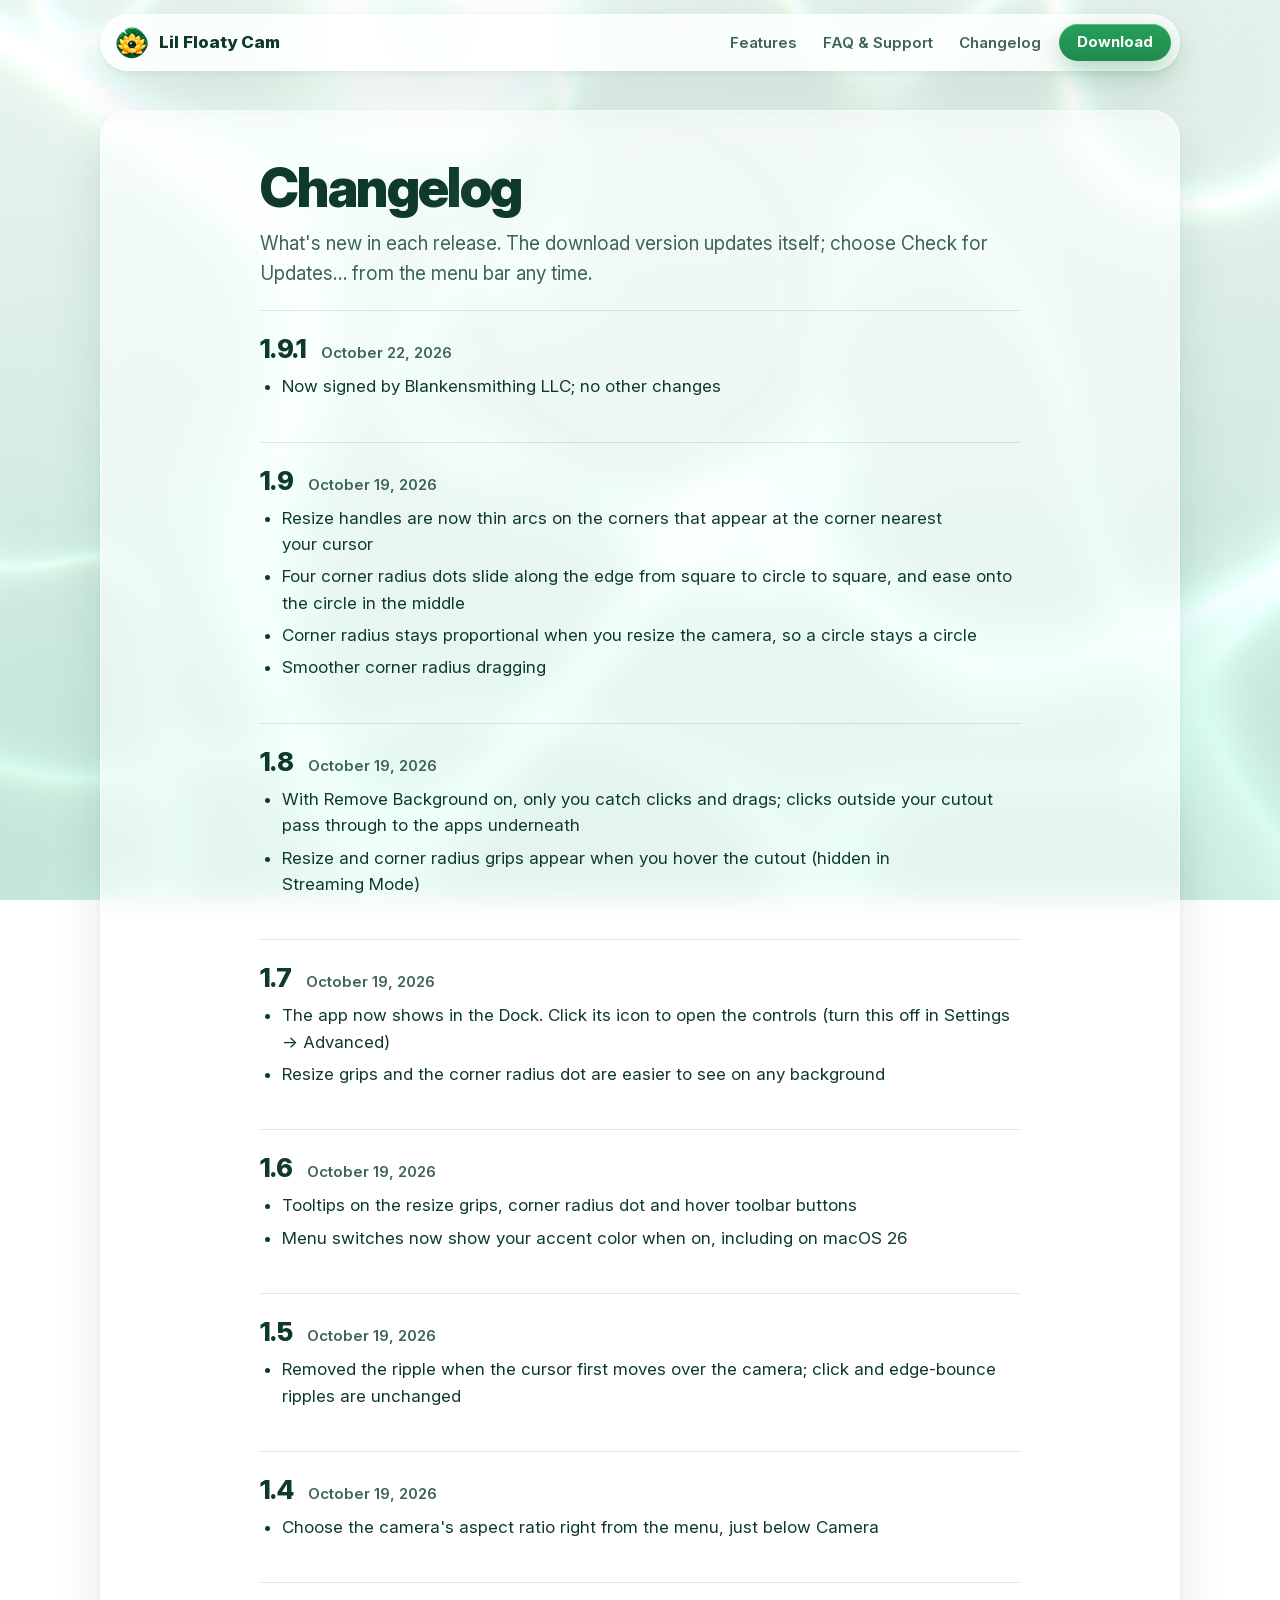
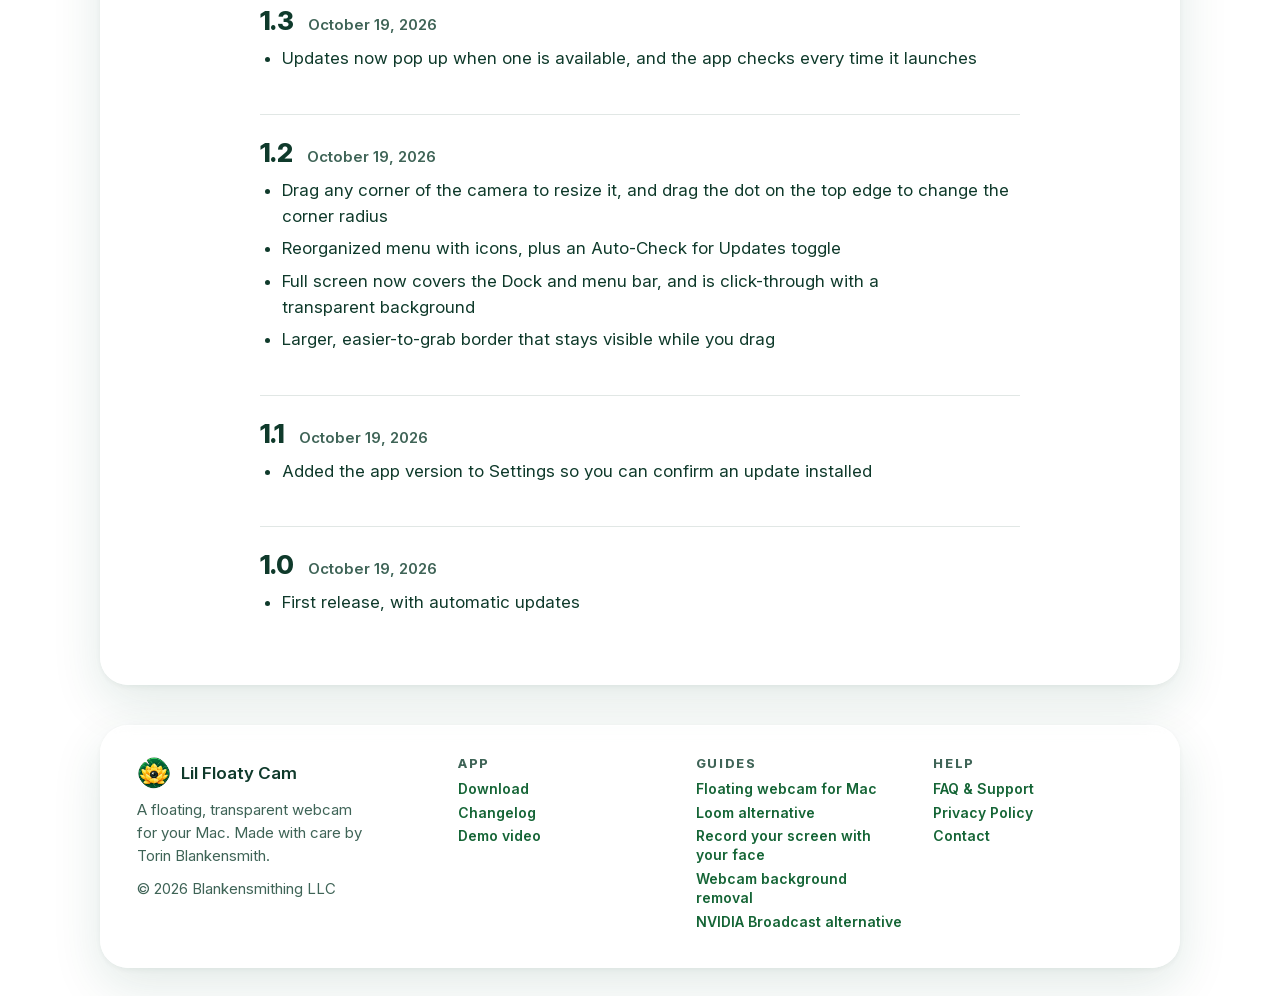
<file: changelog/index.html>
<!doctype html>
<html lang="en">
<head>
<meta charset="utf-8">
<meta name="site-version" content="2026-11-04 18:06 UTC">
<meta name="viewport" content="width=device-width, initial-scale=1, viewport-fit=cover">
<title>Changelog · Lil Floaty Cam</title>
<meta name="description" content="What's new in each Lil Floaty Cam release, the floating webcam with background removal for Mac.">
<link rel="canonical" href="https://lilfloatycam.com/changelog/">
<meta name="theme-color" content="#eef8f3">
<meta property="og:type" content="website">
<meta property="og:site_name" content="Lil Floaty Cam">
<meta property="og:title" content="Changelog · Lil Floaty Cam">
<meta property="og:description" content="What's new in each Lil Floaty Cam release, the floating webcam with background removal for Mac.">
<meta property="og:url" content="https://lilfloatycam.com/changelog/">
<meta property="og:image" content="https://lilfloatycam.com/assets/img/og.jpg">
<meta name="twitter:card" content="summary_large_image">
<link rel="icon" href="/favicon.ico" sizes="48x48">
<link rel="icon" type="image/png" sizes="48x48" href="/assets/img/favicon-48.png">
<link rel="icon" type="image/png" sizes="32x32" href="../assets/img/favicon-32.png">
<link rel="icon" type="image/png" sizes="64x64" href="../assets/img/favicon-64.png">
<link rel="icon" type="image/png" sizes="192x192" href="../assets/img/icon-192.png">
<link rel="apple-touch-icon" href="../assets/img/apple-touch-icon.png">
<link rel="stylesheet" href="../assets/site.css">
</head>
<body>
<a class="skip" href="#main">Skip to content</a>
<header class="nav">
  <a class="brand" href="../" aria-label="Lil Floaty Cam home"><img draggable="false" src="../assets/img/icon-512.webp" alt="" width="34" height="34">Lil Floaty Cam</a>
  <nav class="nav-links" aria-label="Main">
    <a href="../#features">Features</a>
    <a href="../support/">FAQ &amp; Support</a>
    <a href="../changelog/">Changelog</a>
  </nav>
  <a class="btn btn-primary" href="https://www.patreon.com/blankensmithing/posts/lil-floaty-cam-174189269">Download</a>
</header>
<main id="main" class="content doc">
<article class="panel">
<h1>Changelog</h1>
<p class="lede">What's new in each release. The download version updates itself; choose Check for Updates… from the menu bar any time.</p>
<section><h2>1.9.1 <span>October 22, 2026</span></h2><ul><li>Now signed by Blankensmithing LLC; no other changes</li></ul></section>
<section><h2>1.9 <span>October 19, 2026</span></h2><ul><li>Resize handles are now thin arcs on the corners that appear at the corner nearest your cursor</li><li>Four corner radius dots slide along the edge from square to circle to square, and ease onto the circle in the middle</li><li>Corner radius stays proportional when you resize the camera, so a circle stays a circle</li><li>Smoother corner radius dragging</li></ul></section>
<section><h2>1.8 <span>October 19, 2026</span></h2><ul><li>With Remove Background on, only you catch clicks and drags; clicks outside your cutout pass through to the apps underneath</li><li>Resize and corner radius grips appear when you hover the cutout (hidden in Streaming Mode)</li></ul></section>
<section><h2>1.7 <span>October 19, 2026</span></h2><ul><li>The app now shows in the Dock. Click its icon to open the controls (turn this off in Settings → Advanced)</li><li>Resize grips and the corner radius dot are easier to see on any background</li></ul></section>
<section><h2>1.6 <span>October 19, 2026</span></h2><ul><li>Tooltips on the resize grips, corner radius dot and hover toolbar buttons</li><li>Menu switches now show your accent color when on, including on macOS 26</li></ul></section>
<section><h2>1.5 <span>October 19, 2026</span></h2><ul><li>Removed the ripple when the cursor first moves over the camera; click and edge-bounce ripples are unchanged</li></ul></section>
<section><h2>1.4 <span>October 19, 2026</span></h2><ul><li>Choose the camera&#x27;s aspect ratio right from the menu, just below Camera</li></ul></section>
<section><h2>1.3 <span>October 19, 2026</span></h2><ul><li>Updates now pop up when one is available, and the app checks every time it launches</li></ul></section>
<section><h2>1.2 <span>October 19, 2026</span></h2><ul><li>Drag any corner of the camera to resize it, and drag the dot on the top edge to change the corner radius</li><li>Reorganized menu with icons, plus an Auto-Check for Updates toggle</li><li>Full screen now covers the Dock and menu bar, and is click-through with a transparent background</li><li>Larger, easier-to-grab border that stays visible while you drag</li></ul></section>
<section><h2>1.1 <span>October 19, 2026</span></h2><ul><li>Added the app version to Settings so you can confirm an update installed</li></ul></section>
<section><h2>1.0 <span>October 19, 2026</span></h2><ul><li>First release, with automatic updates</li></ul></section>
</article>
</main>
<footer class="footer">
  <div class="panel footer-inner">
    <div>
      <a class="brand" href="../"><img draggable="false" src="../assets/img/icon-512.webp" alt="" width="34" height="34" loading="lazy">Lil Floaty Cam</a>
      <p>A floating, transparent webcam for your Mac. Made with care by Torin Blankensmith.</p>
      <p style="margin-top:10px">© 2026 Blankensmithing LLC</p>
    </div>
    <div>
      <h3>App</h3>
      <ul>
        <li><a href="https://www.patreon.com/blankensmithing/posts/lil-floaty-cam-174189269">Download</a></li>
        <li><a href="../changelog/">Changelog</a></li>
        <li><a href="/demo/">Demo video</a></li>
      </ul>
    </div>
    <div>
      <h3>Guides</h3>
      <ul>
        <li><a href="../floating-webcam-mac/">Floating webcam for Mac</a></li>
        <li><a href="../loom-alternative-mac/">Loom alternative</a></li>
        <li><a href="../record-screen-with-face-mac/">Record your screen with your face</a></li>
        <li><a href="../webcam-background-removal-mac/">Webcam background removal</a></li>
        <li><a href="../nvidia-broadcast-alternative-mac/">NVIDIA Broadcast alternative</a></li>
      </ul>
    </div>
    <div>
      <h3>Help</h3>
      <ul>
        <li><a href="../support/">FAQ &amp; Support</a></li>
        <li><a href="../privacy/">Privacy Policy</a></li>
        <li><a href="mailto:torin.blankensmith@gmail.com?subject=Lil%20Floaty%20Cam">Contact</a></li>
      </ul>
    </div>
  </div>
</footer>
<script src="../assets/water.js" defer></script>
</body>
</html>
</file>
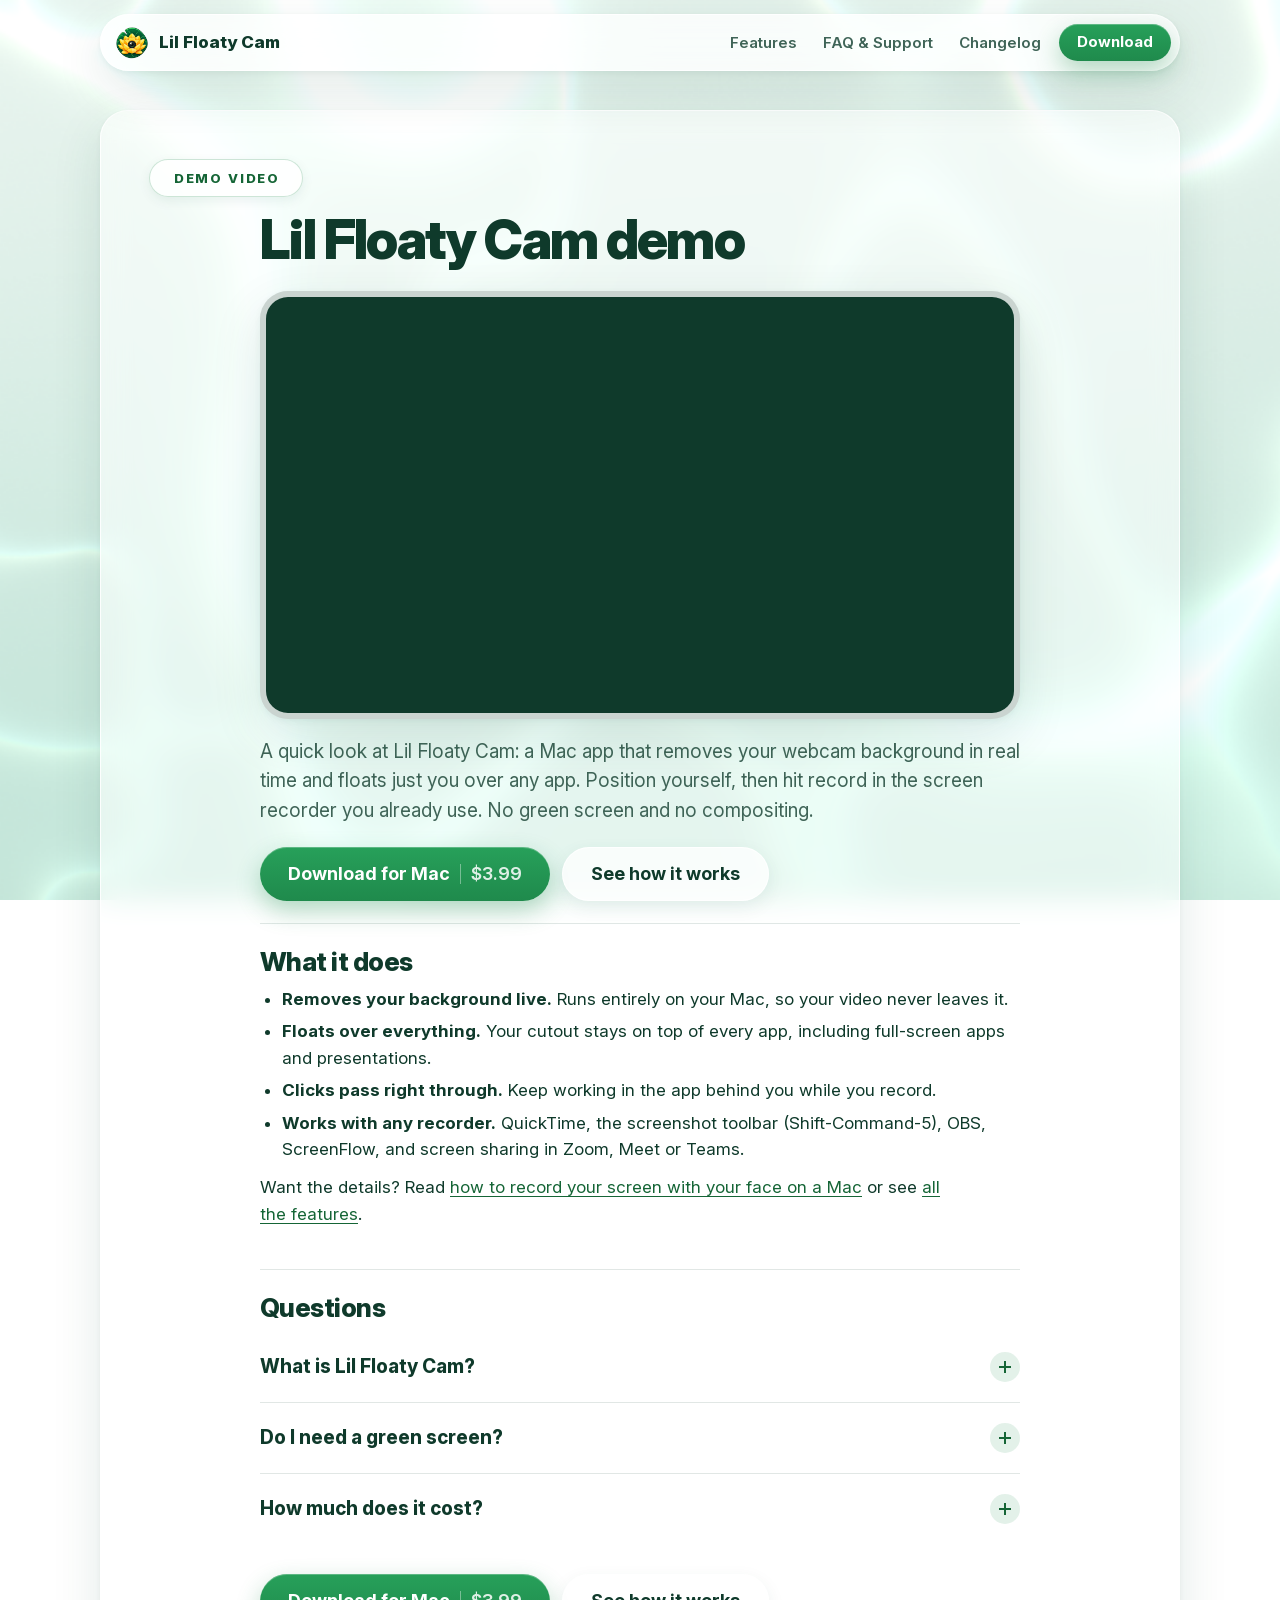
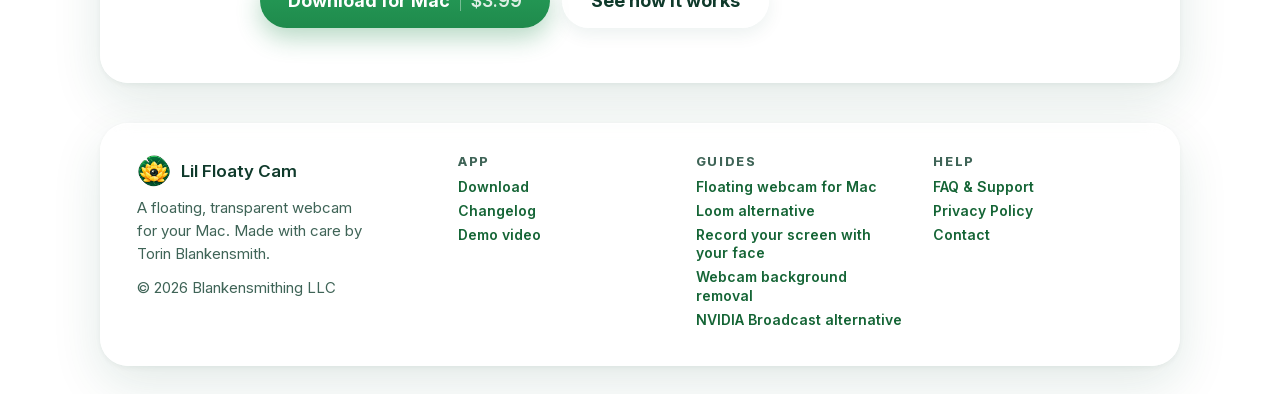
<file: demo/index.html>
<!doctype html>
<html lang="en">
<head>
<meta charset="utf-8">
<meta name="site-version" content="2026-11-04 18:06 UTC">
<meta name="viewport" content="width=device-width, initial-scale=1, viewport-fit=cover">
<title>Lil Floaty Cam Demo Video: Floating Webcam for Mac</title>
<meta name="description" content="Watch a quick demo of Lil Floaty Cam, the Mac app that removes your webcam background in real time and floats you over any app for tutorials, demos and streaming.">
<link rel="canonical" href="https://lilfloatycam.com/demo/">
<meta name="theme-color" content="#eef8f3">
<meta property="og:type" content="website">
<meta property="og:site_name" content="Lil Floaty Cam">
<meta property="og:title" content="Lil Floaty Cam Demo Video: Floating Webcam for Mac">
<meta property="og:description" content="Watch a quick demo of Lil Floaty Cam, the Mac app that removes your webcam background in real time and floats you over any app for tutorials, demos and streaming.">
<meta property="og:url" content="https://lilfloatycam.com/demo/">
<meta property="og:image" content="https://lilfloatycam.com/assets/img/og.jpg">
<meta name="twitter:card" content="summary_large_image">
<link rel="icon" href="/favicon.ico" sizes="48x48">
<link rel="icon" type="image/png" sizes="48x48" href="/assets/img/favicon-48.png">
<link rel="icon" type="image/png" sizes="32x32" href="../assets/img/favicon-32.png">
<link rel="icon" type="image/png" sizes="64x64" href="../assets/img/favicon-64.png">
<link rel="icon" type="image/png" sizes="192x192" href="../assets/img/icon-192.png">
<link rel="apple-touch-icon" href="../assets/img/apple-touch-icon.png">
<link rel="stylesheet" href="../assets/site.css">
<script type="application/ld+json">
{
  "@context": "https://schema.org",
  "@graph": [
    {
      "@type": "VideoObject",
      "@id": "https://lilfloatycam.com/demo/#video",
      "name": "Lil Floaty Cam (Mac App for Tutorials + Demos)",
      "description": "Lil Floaty Cam is a native Mac app that removes your webcam background in real time and floats you over any app. Perfect for tutorials, demos, presentations and streaming. Position your camera and hit record with your favorite screen recorder. No compositing needed.",
      "thumbnailUrl": [
        "https://i.ytimg.com/vi/YaUiPEDGeIY/maxresdefault.jpg",
        "https://i.ytimg.com/vi/YaUiPEDGeIY/hqdefault.jpg"
      ],
      "uploadDate": "2026-11-02T11:56:13-08:00",
      "duration": "PT1M21S",
      "embedUrl": "https://www.youtube.com/embed/YaUiPEDGeIY",
      "url": "https://lilfloatycam.com/demo/",
      "inLanguage": "en",
      "author": {
        "@type": "Person",
        "name": "Torin Blankensmith",
        "url": "https://www.youtube.com/@blankensmithing"
      },
      "publisher": {
        "@type": "Organization",
        "name": "Blankensmithing LLC",
        "logo": {
          "@type": "ImageObject",
          "url": "https://lilfloatycam.com/assets/img/icon-512.png"
        }
      },
      "about": {
        "@id": "https://lilfloatycam.com/#app"
      }
    },
    {
      "@type": "SoftwareApplication",
      "@id": "https://lilfloatycam.com/#app",
      "name": "Lil Floaty Cam",
      "operatingSystem": "macOS 14 Sonoma or later",
      "applicationCategory": "MultimediaApplication",
      "url": "https://lilfloatycam.com/",
      "offers": {
        "@type": "Offer",
        "price": "3.99",
        "priceCurrency": "USD",
        "url": "https://www.patreon.com/blankensmithing/posts/lil-floaty-cam-174189269"
      }
    },
    {
      "@type": "FAQPage",
      "mainEntity": [
        {
          "@type": "Question",
          "name": "What is Lil Floaty Cam?",
          "acceptedAnswer": {
            "@type": "Answer",
            "text": "A lightweight native Mac app that removes your webcam background in real time and floats your cutout over any app, even full screen. Anything that records or shares your screen picks it up."
          }
        },
        {
          "@type": "Question",
          "name": "Do I need a green screen?",
          "acceptedAnswer": {
            "@type": "Answer",
            "text": "No. Background removal runs on your Mac using its built-in machine learning, in a normal room with a normal webcam."
          }
        },
        {
          "@type": "Question",
          "name": "How much does it cost?",
          "acceptedAnswer": {
            "@type": "Answer",
            "text": "$3.99 once, with free lifetime updates and no subscription. It's free for members on a paid Patreon tier."
          }
        }
      ]
    },
    {
      "@type": "BreadcrumbList",
      "itemListElement": [
        {
          "@type": "ListItem",
          "position": 1,
          "name": "Lil Floaty Cam",
          "item": "https://lilfloatycam.com/"
        },
        {
          "@type": "ListItem",
          "position": 2,
          "name": "Demo video",
          "item": "https://lilfloatycam.com/demo/"
        }
      ]
    }
  ]
}
</script>
</head>
<body>
<a class="skip" href="#main">Skip to content</a>
<header class="nav">
  <a class="brand" href="../" aria-label="Lil Floaty Cam home"><img draggable="false" src="../assets/img/icon-512.webp" alt="" width="34" height="34">Lil Floaty Cam</a>
  <nav class="nav-links" aria-label="Main">
    <a href="../#features">Features</a>
    <a href="../support/">FAQ &amp; Support</a>
    <a href="../changelog/">Changelog</a>
  </nav>
  <a class="btn btn-primary" href="https://www.patreon.com/blankensmithing/posts/lil-floaty-cam-174189269">Download</a>
</header>
<main id="main" class="content doc">
<article class="panel">
<p class="eyebrow">Demo video</p>
<h1>Lil Floaty Cam demo</h1>
<div class="video">
  <iframe src="https://www.youtube.com/embed/YaUiPEDGeIY?rel=0" title="Lil Floaty Cam (Mac App for Tutorials + Demos)" allow="accelerometer; autoplay; clipboard-write; encrypted-media; gyroscope; picture-in-picture; web-share" allowfullscreen></iframe>
</div>
<p class="lede">A quick look at Lil Floaty Cam: a Mac app that removes your webcam background in real time and floats just you over any app. Position yourself, then hit record in the screen recorder you already use. No green screen and no compositing.</p>
<div class="cta-row doc-cta">
  <a class="btn btn-primary" href="https://www.patreon.com/blankensmithing/posts/lil-floaty-cam-174189269">Download for Mac <span class="price">$3.99</span></a>
  <a class="btn btn-ghost" href="../#how">See how it works</a>
</div>

<section>
<h2>What it does</h2>
<ul>
<li><strong>Removes your background live.</strong> Runs entirely on your Mac, so your video never leaves it.</li>
<li><strong>Floats over everything.</strong> Your cutout stays on top of every app, including full-screen apps and presentations.</li>
<li><strong>Clicks pass right through.</strong> Keep working in the app behind you while you record.</li>
<li><strong>Works with any recorder.</strong> QuickTime, the screenshot toolbar (Shift-Command-5), OBS, ScreenFlow, and screen sharing in Zoom, Meet or Teams.</li>
</ul>
<p>Want the details? Read <a href="../record-screen-with-face-mac/">how to record your screen with your face on a Mac</a> or see <a href="../#features">all the features</a>.</p>
</section>

<section>
<h2>Questions</h2>
<details>
<summary>What is Lil Floaty Cam?</summary>
<div><p>A lightweight native Mac app that removes your webcam background in real time and floats your cutout over any app, even full screen. Anything that records or shares your screen picks it up.</p></div>
</details>
<details>
<summary>Do I need a green screen?</summary>
<div><p>No. Background removal runs on your Mac using its built-in machine learning, in a normal room with a normal webcam.</p></div>
</details>
<details>
<summary>How much does it cost?</summary>
<div><p>$3.99 once, with free lifetime updates and no subscription. It's free for members on a paid Patreon tier.</p></div>
</details>
</section>
<div class="cta-row doc-cta">
  <a class="btn btn-primary" href="https://www.patreon.com/blankensmithing/posts/lil-floaty-cam-174189269">Download for Mac <span class="price">$3.99</span></a>
  <a class="btn btn-ghost" href="../#how">See how it works</a>
</div>
</article>
</main>
<footer class="footer">
  <div class="panel footer-inner">
    <div>
      <a class="brand" href="../"><img draggable="false" src="../assets/img/icon-512.webp" alt="" width="34" height="34" loading="lazy">Lil Floaty Cam</a>
      <p>A floating, transparent webcam for your Mac. Made with care by Torin Blankensmith.</p>
      <p style="margin-top:10px">© 2026 Blankensmithing LLC</p>
    </div>
    <div>
      <h3>App</h3>
      <ul>
        <li><a href="https://www.patreon.com/blankensmithing/posts/lil-floaty-cam-174189269">Download</a></li>
        <li><a href="../changelog/">Changelog</a></li>
        <li><a href="/demo/">Demo video</a></li>
      </ul>
    </div>
    <div>
      <h3>Guides</h3>
      <ul>
        <li><a href="../floating-webcam-mac/">Floating webcam for Mac</a></li>
        <li><a href="../loom-alternative-mac/">Loom alternative</a></li>
        <li><a href="../record-screen-with-face-mac/">Record your screen with your face</a></li>
        <li><a href="../webcam-background-removal-mac/">Webcam background removal</a></li>
        <li><a href="../nvidia-broadcast-alternative-mac/">NVIDIA Broadcast alternative</a></li>
      </ul>
    </div>
    <div>
      <h3>Help</h3>
      <ul>
        <li><a href="../support/">FAQ &amp; Support</a></li>
        <li><a href="../privacy/">Privacy Policy</a></li>
        <li><a href="mailto:torin.blankensmith@gmail.com?subject=Lil%20Floaty%20Cam">Contact</a></li>
      </ul>
    </div>
  </div>
</footer>
<script src="../assets/water.js" defer></script>
</body>
</html>
</file>
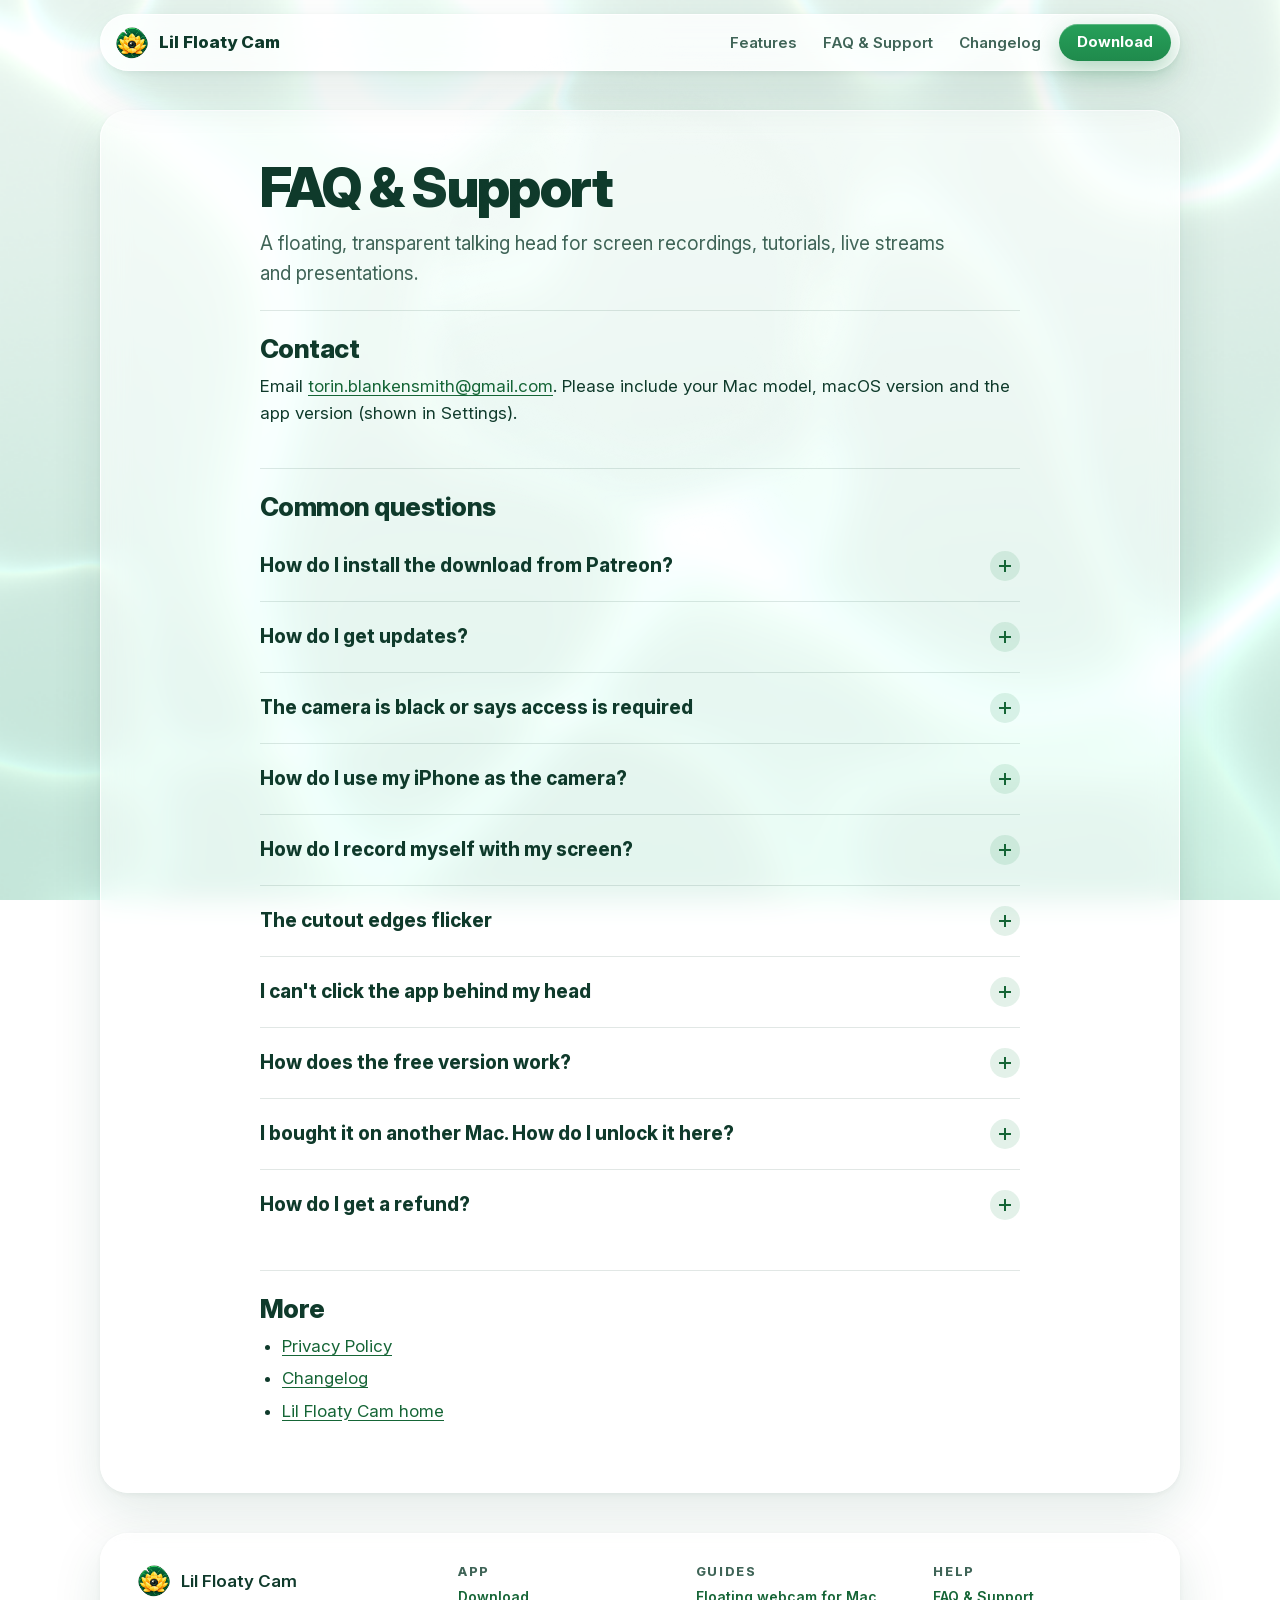
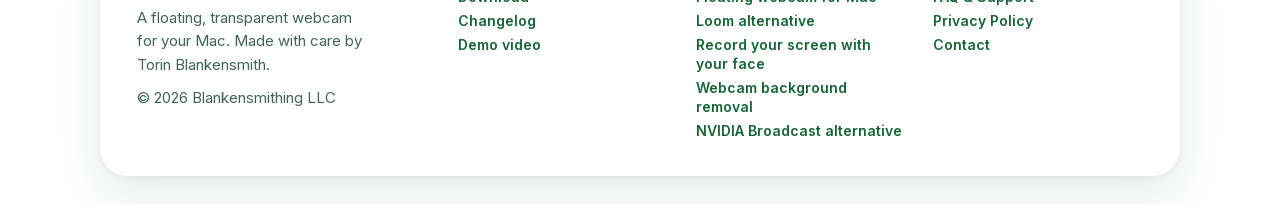
<file: faq/index.html>
<!doctype html>
<html lang="en">
<head>
<meta charset="utf-8">
<meta name="site-version" content="2026-11-04 18:06 UTC">
<title>FAQ · Lil Floaty Cam</title>
<link rel="canonical" href="https://lilfloatycam.com/support/">
<meta name="robots" content="noindex">
<meta http-equiv="refresh" content="0; url=../support/#faq">
<script>location.replace('../support/#faq');</script>
</head>
<body><p>Moved to <a href="../support/#faq">FAQ &amp; Support</a>.</p></body>
</html>
</file>
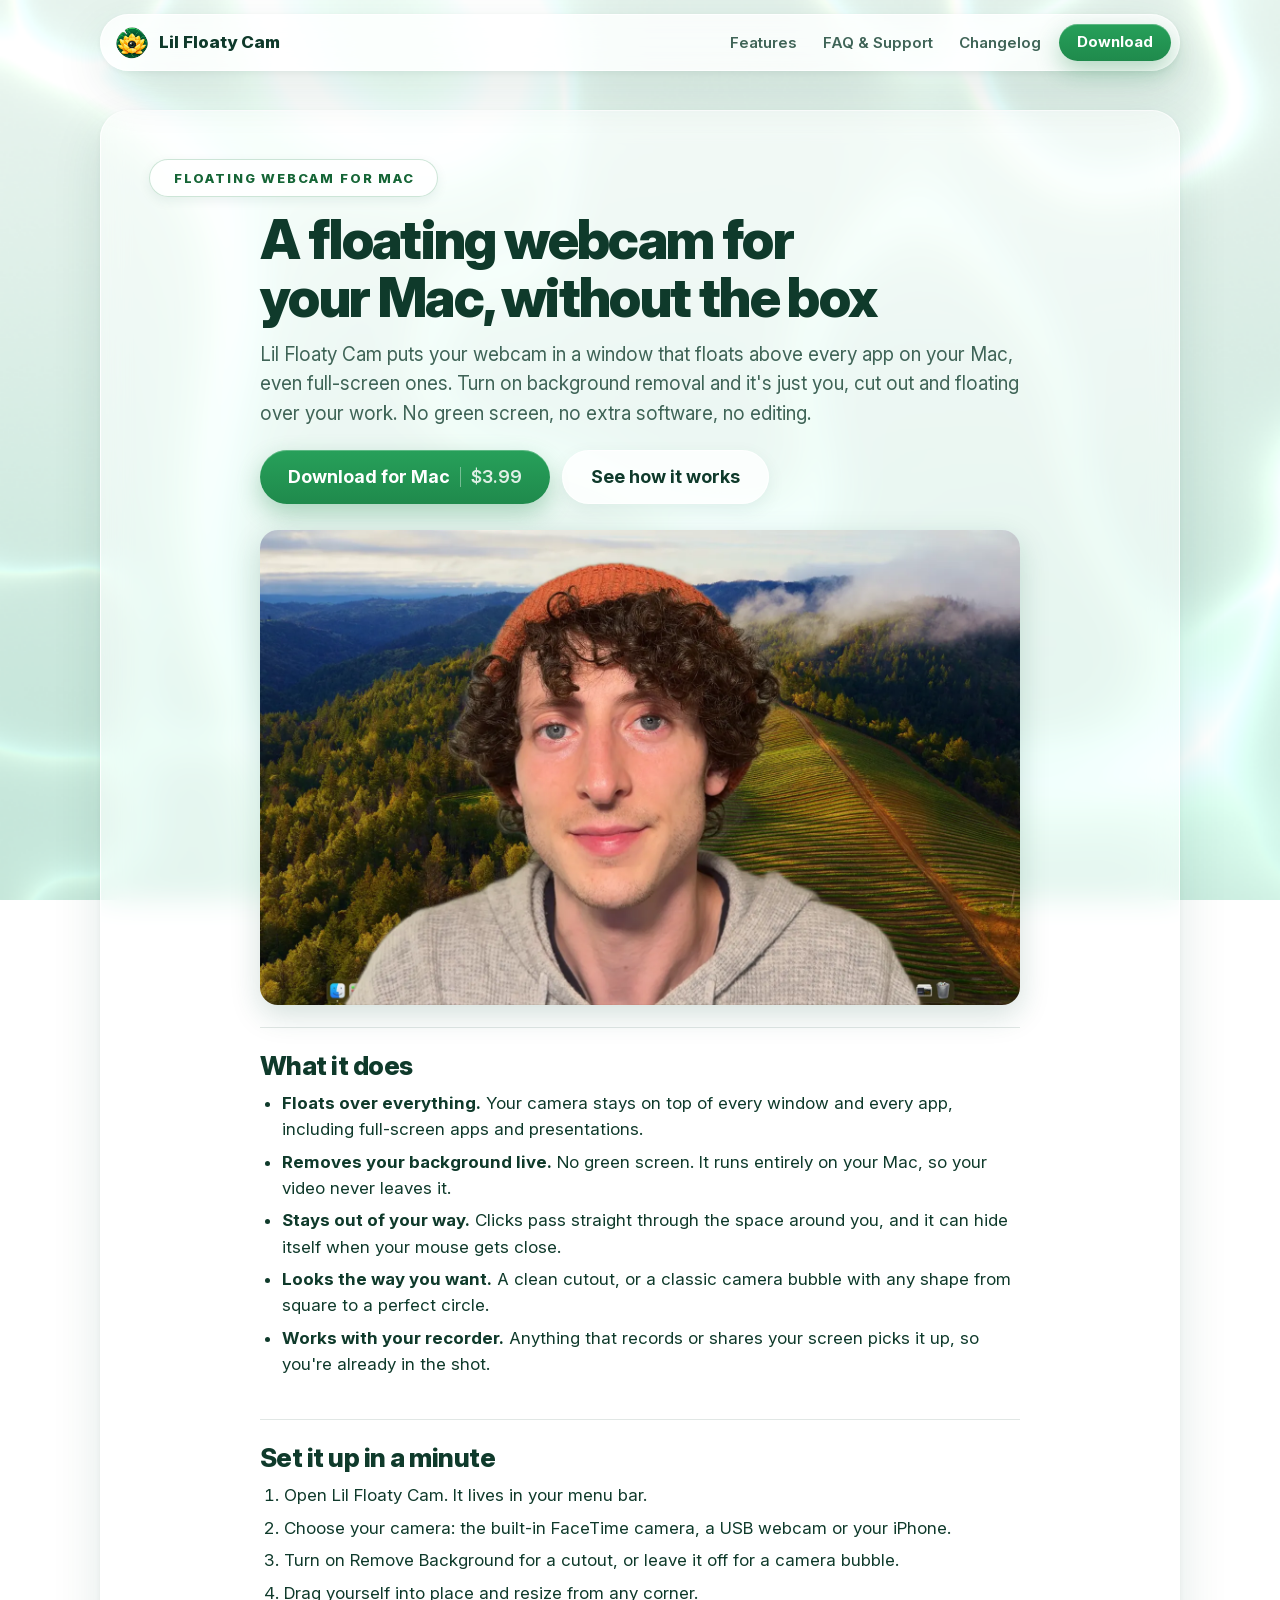
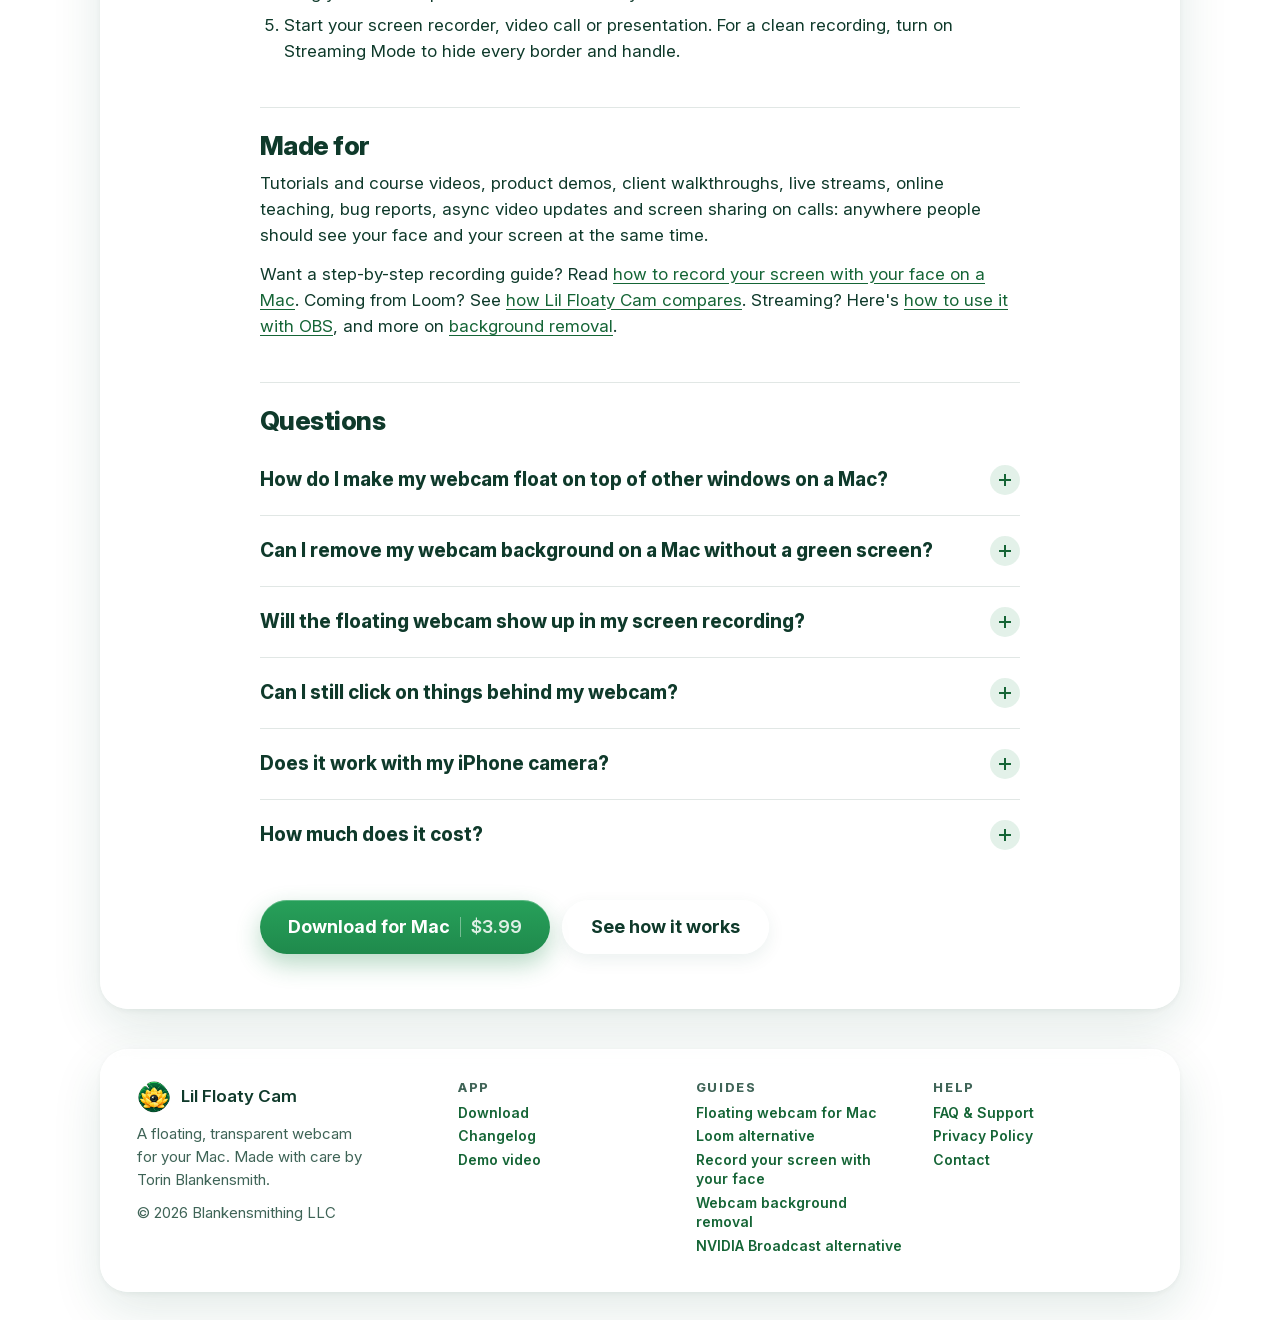
<file: floating-webcam-mac/index.html>
<!doctype html>
<html lang="en">
<head>
<meta charset="utf-8">
<meta name="site-version" content="2026-11-04 18:06 UTC">
<meta name="viewport" content="width=device-width, initial-scale=1, viewport-fit=cover">
<title>Floating Webcam for Mac with Background Removal · Lil Floaty Cam</title>
<meta name="description" content="Float your webcam over any Mac app, even full screen. Lil Floaty Cam removes your background in real time with no green screen, so you can record tutorials and demos with any screen recorder.">
<link rel="canonical" href="https://lilfloatycam.com/floating-webcam-mac/">
<meta name="theme-color" content="#eef8f3">
<meta property="og:type" content="website">
<meta property="og:site_name" content="Lil Floaty Cam">
<meta property="og:title" content="Floating Webcam for Mac with Background Removal · Lil Floaty Cam">
<meta property="og:description" content="Float your webcam over any Mac app, even full screen. Lil Floaty Cam removes your background in real time with no green screen, so you can record tutorials and demos with any screen recorder.">
<meta property="og:url" content="https://lilfloatycam.com/floating-webcam-mac/">
<meta property="og:image" content="https://lilfloatycam.com/assets/img/og.jpg">
<meta name="twitter:card" content="summary_large_image">
<link rel="icon" href="/favicon.ico" sizes="48x48">
<link rel="icon" type="image/png" sizes="48x48" href="/assets/img/favicon-48.png">
<link rel="icon" type="image/png" sizes="32x32" href="../assets/img/favicon-32.png">
<link rel="icon" type="image/png" sizes="64x64" href="../assets/img/favicon-64.png">
<link rel="icon" type="image/png" sizes="192x192" href="../assets/img/icon-192.png">
<link rel="apple-touch-icon" href="../assets/img/apple-touch-icon.png">
<link rel="stylesheet" href="../assets/site.css">
<script type="application/ld+json">
{
  "@context": "https://schema.org",
  "@graph": [
    {
      "@type": "SoftwareApplication",
      "@id": "https://lilfloatycam.com/#app",
      "name": "Lil Floaty Cam",
      "operatingSystem": "macOS 14 Sonoma or later",
      "applicationCategory": "MultimediaApplication",
      "url": "https://lilfloatycam.com/",
      "offers": {
        "@type": "Offer",
        "price": "3.99",
        "priceCurrency": "USD",
        "url": "https://www.patreon.com/blankensmithing/posts/lil-floaty-cam-174189269"
      }
    },
    {
      "@type": "FAQPage",
      "mainEntity": [
        {
          "@type": "Question",
          "name": "How do I make my webcam float on top of other windows on a Mac?",
          "acceptedAnswer": {
            "@type": "Answer",
            "text": "Open Lil Floaty Cam. Your camera appears in a small window that stays above every app, including full-screen ones. Drag it where you want it and resize it from any corner."
          }
        },
        {
          "@type": "Question",
          "name": "Can I remove my webcam background on a Mac without a green screen?",
          "acceptedAnswer": {
            "@type": "Answer",
            "text": "Yes. Turn on Remove Background and Lil Floaty Cam cuts you out of your background in real time using your Mac's built-in machine learning. It works in a normal room with a normal webcam."
          }
        },
        {
          "@type": "Question",
          "name": "Will the floating webcam show up in my screen recording?",
          "acceptedAnswer": {
            "@type": "Answer",
            "text": "Yes. It's a regular window over your screen, so QuickTime Player, the screenshot toolbar (Shift-Command-5), OBS, ScreenFlow and screen sharing in Zoom, Meet or Teams all capture it."
          }
        },
        {
          "@type": "Question",
          "name": "Can I still click on things behind my webcam?",
          "acceptedAnswer": {
            "@type": "Answer",
            "text": "Yes. With Remove Background on, only your cutout catches clicks; everything around you clicks through to the app underneath. Hide Camera on Mouse Over hides you completely when your cursor comes close."
          }
        },
        {
          "@type": "Question",
          "name": "Does it work with my iPhone camera?",
          "acceptedAnswer": {
            "@type": "Answer",
            "text": "Yes. Pick your iPhone from the Camera menu to use it with Continuity Camera, or use the built-in FaceTime camera or any USB webcam."
          }
        },
        {
          "@type": "Question",
          "name": "How much does it cost?",
          "acceptedAnswer": {
            "@type": "Answer",
            "text": "$3.99 once, with free lifetime updates and no subscription. It's free for members on a paid Patreon tier."
          }
        }
      ]
    },
    {
      "@type": "BreadcrumbList",
      "itemListElement": [
        {
          "@type": "ListItem",
          "position": 1,
          "name": "Lil Floaty Cam",
          "item": "https://lilfloatycam.com/"
        },
        {
          "@type": "ListItem",
          "position": 2,
          "name": "Floating webcam for Mac",
          "item": "https://lilfloatycam.com/floating-webcam-mac/"
        }
      ]
    }
  ]
}
</script>
</head>
<body>
<a class="skip" href="#main">Skip to content</a>
<header class="nav">
  <a class="brand" href="../" aria-label="Lil Floaty Cam home"><img draggable="false" src="../assets/img/icon-512.webp" alt="" width="34" height="34">Lil Floaty Cam</a>
  <nav class="nav-links" aria-label="Main">
    <a href="../#features">Features</a>
    <a href="../support/">FAQ &amp; Support</a>
    <a href="../changelog/">Changelog</a>
  </nav>
  <a class="btn btn-primary" href="https://www.patreon.com/blankensmithing/posts/lil-floaty-cam-174189269">Download</a>
</header>
<main id="main" class="content doc">
<article class="panel">
<p class="eyebrow">Floating webcam for Mac</p>
<h1>A floating webcam for your Mac, without the box</h1>
<p class="lede">Lil Floaty Cam puts your webcam in a window that floats above every app on your Mac, even full-screen ones. Turn on background removal and it's just you, cut out and floating over your work. No green screen, no extra software, no editing.</p>
<div class="cta-row doc-cta">
  <a class="btn btn-primary" href="https://www.patreon.com/blankensmithing/posts/lil-floaty-cam-174189269">Download for Mac <span class="price">$3.99</span></a>
  <a class="btn btn-ghost" href="../#how">See how it works</a>
</div>
<figure><img draggable="false" src="../assets/img/cutout.webp" alt="A webcam cutout with the background removed, floating over a Mac desktop" width="1600" height="1000" loading="lazy"></figure>

<section>
<h2>What it does</h2>
<ul>
<li><strong>Floats over everything.</strong> Your camera stays on top of every window and every app, including full-screen apps and presentations.</li>
<li><strong>Removes your background live.</strong> No green screen. It runs entirely on your Mac, so your video never leaves it.</li>
<li><strong>Stays out of your way.</strong> Clicks pass straight through the space around you, and it can hide itself when your mouse gets close.</li>
<li><strong>Looks the way you want.</strong> A clean cutout, or a classic camera bubble with any shape from square to a perfect circle.</li>
<li><strong>Works with your recorder.</strong> Anything that records or shares your screen picks it up, so you're already in the shot.</li>
</ul>
</section>

<section>
<h2>Set it up in a minute</h2>
<ol>
<li>Open Lil Floaty Cam. It lives in your menu bar.</li>
<li>Choose your camera: the built-in FaceTime camera, a USB webcam or your iPhone.</li>
<li>Turn on Remove Background for a cutout, or leave it off for a camera bubble.</li>
<li>Drag yourself into place and resize from any corner.</li>
<li>Start your screen recorder, video call or presentation. For a clean recording, turn on Streaming Mode to hide every border and handle.</li>
</ol>
</section>

<section>
<h2>Made for</h2>
<p>Tutorials and course videos, product demos, client walkthroughs, live streams, online teaching, bug reports, async video updates and screen sharing on calls: anywhere people should see your face and your screen at the same time.</p>
<p>Want a step-by-step recording guide? Read <a href="../record-screen-with-face-mac/">how to record your screen with your face on a Mac</a>. Coming from Loom? See <a href="../loom-alternative-mac/">how Lil Floaty Cam compares</a>. Streaming? Here's <a href="../nvidia-broadcast-alternative-mac/">how to use it with OBS</a>, and more on <a href="../webcam-background-removal-mac/">background removal</a>.</p>
</section>

<section>
<h2>Questions</h2>
<details>
<summary>How do I make my webcam float on top of other windows on a Mac?</summary>
<div><p>Open Lil Floaty Cam. Your camera appears in a small window that stays above every app, including full-screen ones. Drag it where you want it and resize it from any corner.</p></div>
</details>
<details>
<summary>Can I remove my webcam background on a Mac without a green screen?</summary>
<div><p>Yes. Turn on Remove Background and Lil Floaty Cam cuts you out of your background in real time using your Mac's built-in machine learning. It works in a normal room with a normal webcam.</p></div>
</details>
<details>
<summary>Will the floating webcam show up in my screen recording?</summary>
<div><p>Yes. It's a regular window over your screen, so QuickTime Player, the screenshot toolbar (Shift-Command-5), OBS, ScreenFlow and screen sharing in Zoom, Meet or Teams all capture it.</p></div>
</details>
<details>
<summary>Can I still click on things behind my webcam?</summary>
<div><p>Yes. With Remove Background on, only your cutout catches clicks; everything around you clicks through to the app underneath. Hide Camera on Mouse Over hides you completely when your cursor comes close.</p></div>
</details>
<details>
<summary>Does it work with my iPhone camera?</summary>
<div><p>Yes. Pick your iPhone from the Camera menu to use it with Continuity Camera, or use the built-in FaceTime camera or any USB webcam.</p></div>
</details>
<details>
<summary>How much does it cost?</summary>
<div><p>$3.99 once, with free lifetime updates and no subscription. It's free for members on a paid Patreon tier.</p></div>
</details>
</section>
<div class="cta-row doc-cta">
  <a class="btn btn-primary" href="https://www.patreon.com/blankensmithing/posts/lil-floaty-cam-174189269">Download for Mac <span class="price">$3.99</span></a>
  <a class="btn btn-ghost" href="../#how">See how it works</a>
</div>
</article>
</main>
<footer class="footer">
  <div class="panel footer-inner">
    <div>
      <a class="brand" href="../"><img draggable="false" src="../assets/img/icon-512.webp" alt="" width="34" height="34" loading="lazy">Lil Floaty Cam</a>
      <p>A floating, transparent webcam for your Mac. Made with care by Torin Blankensmith.</p>
      <p style="margin-top:10px">© 2026 Blankensmithing LLC</p>
    </div>
    <div>
      <h3>App</h3>
      <ul>
        <li><a href="https://www.patreon.com/blankensmithing/posts/lil-floaty-cam-174189269">Download</a></li>
        <li><a href="../changelog/">Changelog</a></li>
        <li><a href="/demo/">Demo video</a></li>
      </ul>
    </div>
    <div>
      <h3>Guides</h3>
      <ul>
        <li><a href="../floating-webcam-mac/">Floating webcam for Mac</a></li>
        <li><a href="../loom-alternative-mac/">Loom alternative</a></li>
        <li><a href="../record-screen-with-face-mac/">Record your screen with your face</a></li>
        <li><a href="../webcam-background-removal-mac/">Webcam background removal</a></li>
        <li><a href="../nvidia-broadcast-alternative-mac/">NVIDIA Broadcast alternative</a></li>
      </ul>
    </div>
    <div>
      <h3>Help</h3>
      <ul>
        <li><a href="../support/">FAQ &amp; Support</a></li>
        <li><a href="../privacy/">Privacy Policy</a></li>
        <li><a href="mailto:torin.blankensmith@gmail.com?subject=Lil%20Floaty%20Cam">Contact</a></li>
      </ul>
    </div>
  </div>
</footer>
<script src="../assets/water.js" defer></script>
</body>
</html>
</file>
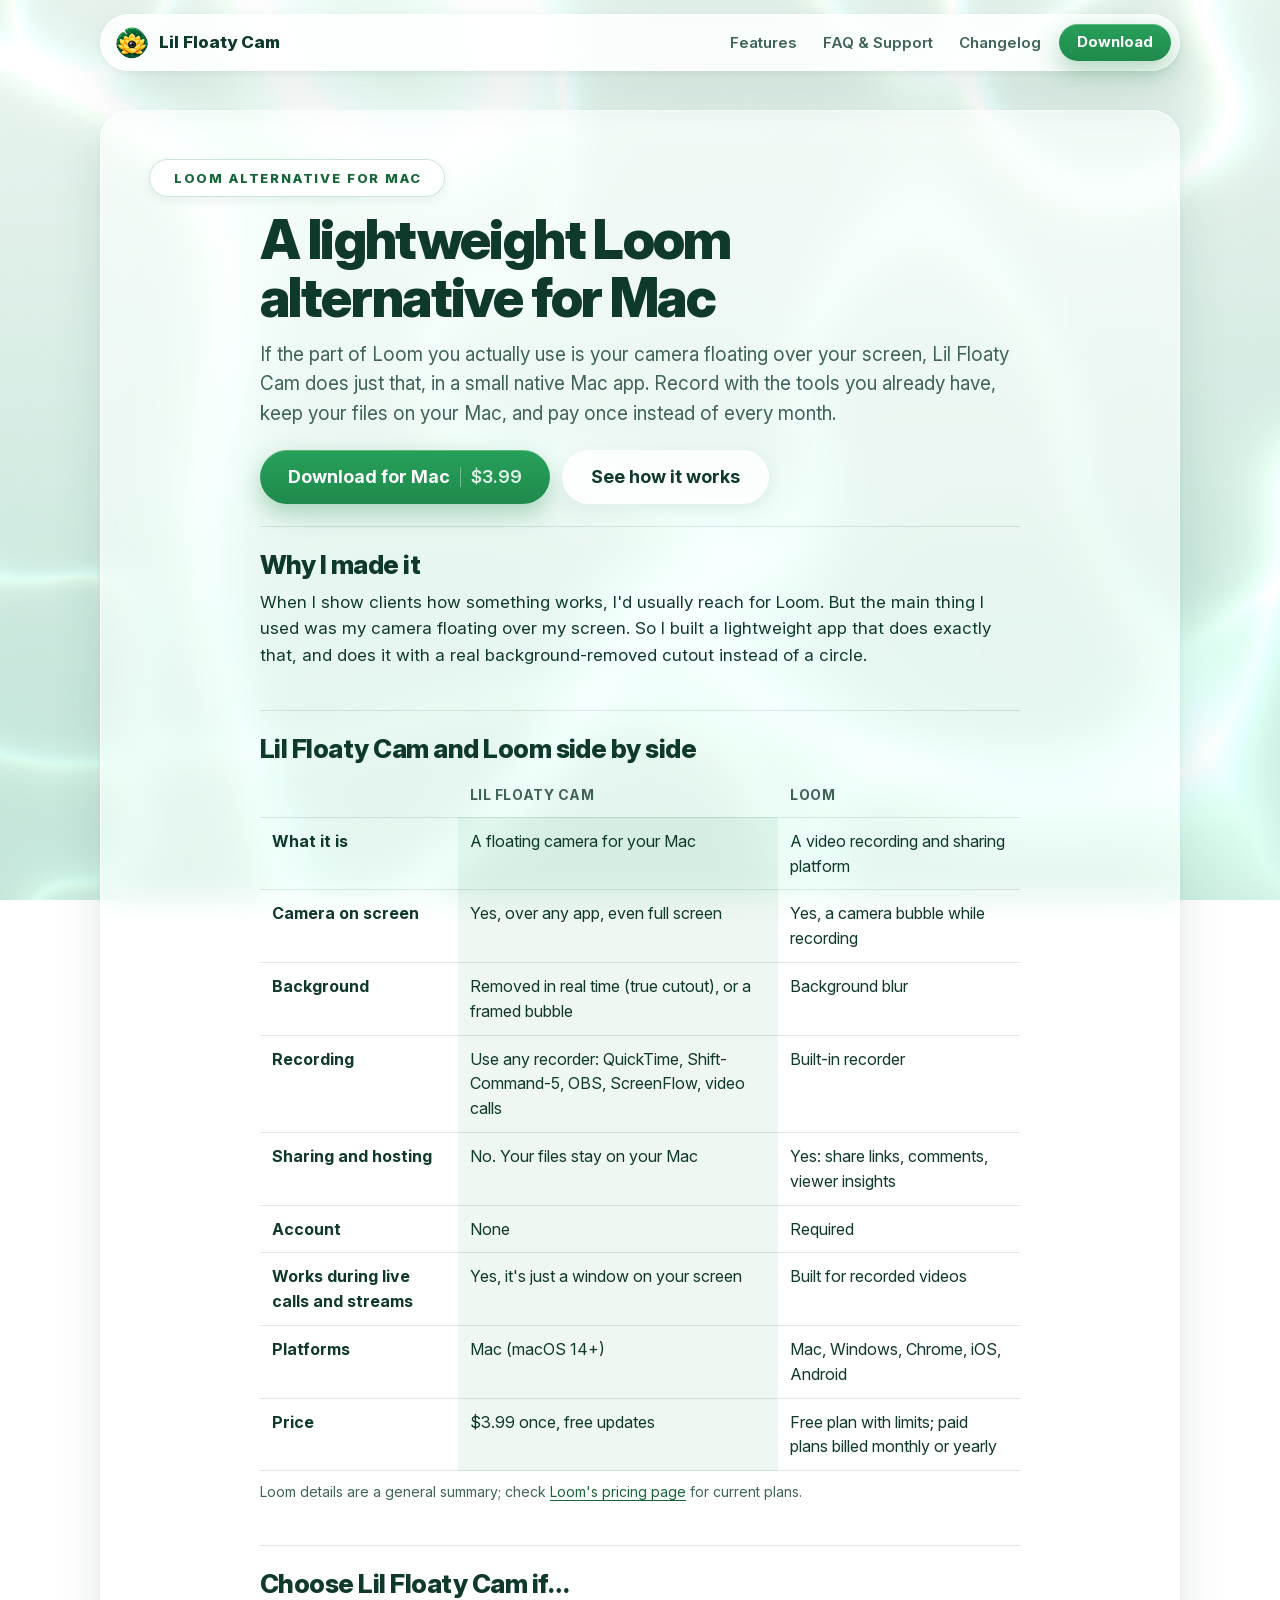
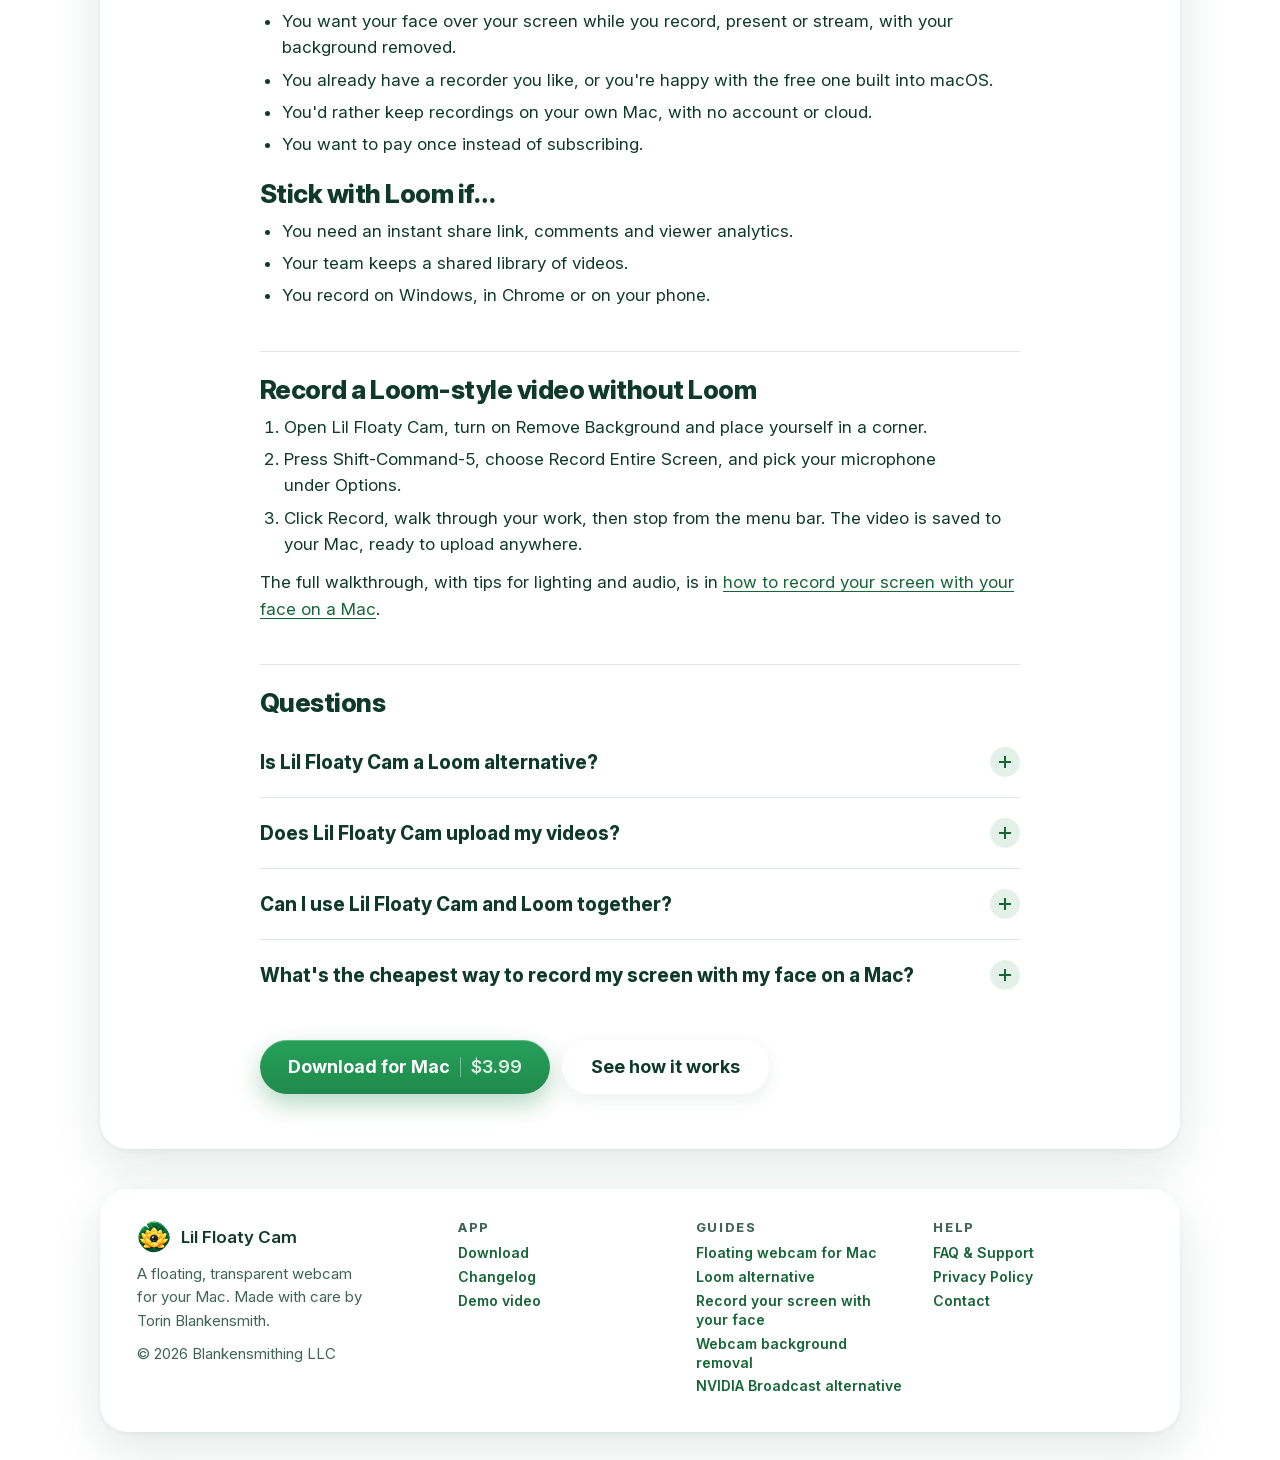
<file: loom-alternative-mac/index.html>
<!doctype html>
<html lang="en">
<head>
<meta charset="utf-8">
<meta name="site-version" content="2026-11-04 18:06 UTC">
<meta name="viewport" content="width=device-width, initial-scale=1, viewport-fit=cover">
<title>Loom Alternative for Mac, No Subscription · Lil Floaty Cam</title>
<meta name="description" content="Only use Loom for the camera bubble? Lil Floaty Cam floats your background-removed webcam over any Mac app and works with any screen recorder. No account, no cloud, $3.99 once.">
<link rel="canonical" href="https://lilfloatycam.com/loom-alternative-mac/">
<meta name="theme-color" content="#eef8f3">
<meta property="og:type" content="website">
<meta property="og:site_name" content="Lil Floaty Cam">
<meta property="og:title" content="Loom Alternative for Mac, No Subscription · Lil Floaty Cam">
<meta property="og:description" content="Only use Loom for the camera bubble? Lil Floaty Cam floats your background-removed webcam over any Mac app and works with any screen recorder. No account, no cloud, $3.99 once.">
<meta property="og:url" content="https://lilfloatycam.com/loom-alternative-mac/">
<meta property="og:image" content="https://lilfloatycam.com/assets/img/og.jpg">
<meta name="twitter:card" content="summary_large_image">
<link rel="icon" href="/favicon.ico" sizes="48x48">
<link rel="icon" type="image/png" sizes="48x48" href="/assets/img/favicon-48.png">
<link rel="icon" type="image/png" sizes="32x32" href="../assets/img/favicon-32.png">
<link rel="icon" type="image/png" sizes="64x64" href="../assets/img/favicon-64.png">
<link rel="icon" type="image/png" sizes="192x192" href="../assets/img/icon-192.png">
<link rel="apple-touch-icon" href="../assets/img/apple-touch-icon.png">
<link rel="stylesheet" href="../assets/site.css">
<script type="application/ld+json">
{
  "@context": "https://schema.org",
  "@graph": [
    {
      "@type": "SoftwareApplication",
      "@id": "https://lilfloatycam.com/#app",
      "name": "Lil Floaty Cam",
      "operatingSystem": "macOS 14 Sonoma or later",
      "applicationCategory": "MultimediaApplication",
      "url": "https://lilfloatycam.com/",
      "offers": {
        "@type": "Offer",
        "price": "3.99",
        "priceCurrency": "USD",
        "url": "https://www.patreon.com/blankensmithing/posts/lil-floaty-cam-174189269"
      }
    },
    {
      "@type": "FAQPage",
      "mainEntity": [
        {
          "@type": "Question",
          "name": "Is Lil Floaty Cam a Loom alternative?",
          "acceptedAnswer": {
            "@type": "Answer",
            "text": "For one part of Loom, yes: putting your face on screen while you record or share your screen. Lil Floaty Cam floats your camera, with the background removed, over any app and lets you record with whatever tool you like. It doesn't host or share videos, so if you need instant share links and viewer analytics, Loom is still the better fit."
          }
        },
        {
          "@type": "Question",
          "name": "Does Lil Floaty Cam upload my videos?",
          "acceptedAnswer": {
            "@type": "Answer",
            "text": "No. It has no account and no cloud. Your camera is processed on your Mac, and your recordings are saved wherever your screen recorder saves them."
          }
        },
        {
          "@type": "Question",
          "name": "Can I use Lil Floaty Cam and Loom together?",
          "acceptedAnswer": {
            "@type": "Answer",
            "text": "Yes. Some people use Lil Floaty Cam for the background-removed cutout and still record with another tool. Any recorder that captures your screen captures Lil Floaty Cam too."
          }
        },
        {
          "@type": "Question",
          "name": "What's the cheapest way to record my screen with my face on a Mac?",
          "acceptedAnswer": {
            "@type": "Answer",
            "text": "macOS can already record your screen for free with Shift-Command-5 or QuickTime Player. Add Lil Floaty Cam ($3.99 once) to float your camera, with the background removed, on top of everything while you record."
          }
        }
      ]
    },
    {
      "@type": "BreadcrumbList",
      "itemListElement": [
        {
          "@type": "ListItem",
          "position": 1,
          "name": "Lil Floaty Cam",
          "item": "https://lilfloatycam.com/"
        },
        {
          "@type": "ListItem",
          "position": 2,
          "name": "Loom alternative for Mac",
          "item": "https://lilfloatycam.com/loom-alternative-mac/"
        }
      ]
    }
  ]
}
</script>
</head>
<body>
<a class="skip" href="#main">Skip to content</a>
<header class="nav">
  <a class="brand" href="../" aria-label="Lil Floaty Cam home"><img draggable="false" src="../assets/img/icon-512.webp" alt="" width="34" height="34">Lil Floaty Cam</a>
  <nav class="nav-links" aria-label="Main">
    <a href="../#features">Features</a>
    <a href="../support/">FAQ &amp; Support</a>
    <a href="../changelog/">Changelog</a>
  </nav>
  <a class="btn btn-primary" href="https://www.patreon.com/blankensmithing/posts/lil-floaty-cam-174189269">Download</a>
</header>
<main id="main" class="content doc">
<article class="panel">
<p class="eyebrow">Loom alternative for Mac</p>
<h1>A lightweight Loom alternative for Mac</h1>
<p class="lede">If the part of Loom you actually use is your camera floating over your screen, Lil Floaty Cam does just that, in a small native Mac app. Record with the tools you already have, keep your files on your Mac, and pay once instead of every month.</p>
<div class="cta-row doc-cta">
  <a class="btn btn-primary" href="https://www.patreon.com/blankensmithing/posts/lil-floaty-cam-174189269">Download for Mac <span class="price">$3.99</span></a>
  <a class="btn btn-ghost" href="../#how">See how it works</a>
</div>

<section>
<h2>Why I made it</h2>
<p>When I show clients how something works, I'd usually reach for Loom. But the main thing I used was my camera floating over my screen. So I built a lightweight app that does exactly that, and does it with a real background-removed cutout instead of a circle.</p>
</section>

<section>
<h2>Lil Floaty Cam and Loom side by side</h2>
<div class="table-wrap">
<table>
<thead><tr><th></th><th>Lil Floaty Cam</th><th>Loom</th></tr></thead>
<tbody>
<tr><th scope="row">What it is</th><td>A floating camera for your Mac</td><td>A video recording and sharing platform</td></tr>
<tr><th scope="row">Camera on screen</th><td>Yes, over any app, even full screen</td><td>Yes, a camera bubble while recording</td></tr>
<tr><th scope="row">Background</th><td>Removed in real time (true cutout), or a framed bubble</td><td>Background blur</td></tr>
<tr><th scope="row">Recording</th><td>Use any recorder: QuickTime, Shift-Command-5, OBS, ScreenFlow, video calls</td><td>Built-in recorder</td></tr>
<tr><th scope="row">Sharing and hosting</th><td>No. Your files stay on your Mac</td><td>Yes: share links, comments, viewer insights</td></tr>
<tr><th scope="row">Account</th><td>None</td><td>Required</td></tr>
<tr><th scope="row">Works during live calls and streams</th><td>Yes, it's just a window on your screen</td><td>Built for recorded videos</td></tr>
<tr><th scope="row">Platforms</th><td>Mac (macOS 14+)</td><td>Mac, Windows, Chrome, iOS, Android</td></tr>
<tr><th scope="row">Price</th><td>$3.99 once, free updates</td><td>Free plan with limits; paid plans billed monthly or yearly</td></tr>
</tbody>
</table>
</div>
<p class="fine">Loom details are a general summary; check <a href="https://www.loom.com/pricing" rel="nofollow">Loom's pricing page</a> for current plans.</p>
</section>

<section>
<h2>Choose Lil Floaty Cam if…</h2>
<ul>
<li>You want your face over your screen while you record, present or stream, with your background removed.</li>
<li>You already have a recorder you like, or you're happy with the free one built into macOS.</li>
<li>You'd rather keep recordings on your own Mac, with no account or cloud.</li>
<li>You want to pay once instead of subscribing.</li>
</ul>
<h2 style="margin-top:22px">Stick with Loom if…</h2>
<ul>
<li>You need an instant share link, comments and viewer analytics.</li>
<li>Your team keeps a shared library of videos.</li>
<li>You record on Windows, in Chrome or on your phone.</li>
</ul>
</section>

<section>
<h2>Record a Loom-style video without Loom</h2>
<ol>
<li>Open Lil Floaty Cam, turn on Remove Background and place yourself in a corner.</li>
<li>Press Shift-Command-5, choose Record Entire Screen, and pick your microphone under Options.</li>
<li>Click Record, walk through your work, then stop from the menu bar. The video is saved to your Mac, ready to upload anywhere.</li>
</ol>
<p>The full walkthrough, with tips for lighting and audio, is in <a href="../record-screen-with-face-mac/">how to record your screen with your face on a Mac</a>.</p>
</section>

<section>
<h2>Questions</h2>
<details>
<summary>Is Lil Floaty Cam a Loom alternative?</summary>
<div><p>For one part of Loom, yes: putting your face on screen while you record or share your screen. Lil Floaty Cam floats your camera, with the background removed, over any app and lets you record with whatever tool you like. It doesn't host or share videos, so if you need instant share links and viewer analytics, Loom is still the better fit.</p></div>
</details>
<details>
<summary>Does Lil Floaty Cam upload my videos?</summary>
<div><p>No. It has no account and no cloud. Your camera is processed on your Mac, and your recordings are saved wherever your screen recorder saves them.</p></div>
</details>
<details>
<summary>Can I use Lil Floaty Cam and Loom together?</summary>
<div><p>Yes. Some people use Lil Floaty Cam for the background-removed cutout and still record with another tool. Any recorder that captures your screen captures Lil Floaty Cam too.</p></div>
</details>
<details>
<summary>What's the cheapest way to record my screen with my face on a Mac?</summary>
<div><p>macOS can already record your screen for free with Shift-Command-5 or QuickTime Player. Add Lil Floaty Cam ($3.99 once) to float your camera, with the background removed, on top of everything while you record.</p></div>
</details>
</section>
<div class="cta-row doc-cta">
  <a class="btn btn-primary" href="https://www.patreon.com/blankensmithing/posts/lil-floaty-cam-174189269">Download for Mac <span class="price">$3.99</span></a>
  <a class="btn btn-ghost" href="../#how">See how it works</a>
</div>
</article>
</main>
<footer class="footer">
  <div class="panel footer-inner">
    <div>
      <a class="brand" href="../"><img draggable="false" src="../assets/img/icon-512.webp" alt="" width="34" height="34" loading="lazy">Lil Floaty Cam</a>
      <p>A floating, transparent webcam for your Mac. Made with care by Torin Blankensmith.</p>
      <p style="margin-top:10px">© 2026 Blankensmithing LLC</p>
    </div>
    <div>
      <h3>App</h3>
      <ul>
        <li><a href="https://www.patreon.com/blankensmithing/posts/lil-floaty-cam-174189269">Download</a></li>
        <li><a href="../changelog/">Changelog</a></li>
        <li><a href="/demo/">Demo video</a></li>
      </ul>
    </div>
    <div>
      <h3>Guides</h3>
      <ul>
        <li><a href="../floating-webcam-mac/">Floating webcam for Mac</a></li>
        <li><a href="../loom-alternative-mac/">Loom alternative</a></li>
        <li><a href="../record-screen-with-face-mac/">Record your screen with your face</a></li>
        <li><a href="../webcam-background-removal-mac/">Webcam background removal</a></li>
        <li><a href="../nvidia-broadcast-alternative-mac/">NVIDIA Broadcast alternative</a></li>
      </ul>
    </div>
    <div>
      <h3>Help</h3>
      <ul>
        <li><a href="../support/">FAQ &amp; Support</a></li>
        <li><a href="../privacy/">Privacy Policy</a></li>
        <li><a href="mailto:torin.blankensmith@gmail.com?subject=Lil%20Floaty%20Cam">Contact</a></li>
      </ul>
    </div>
  </div>
</footer>
<script src="../assets/water.js" defer></script>
</body>
</html>
</file>
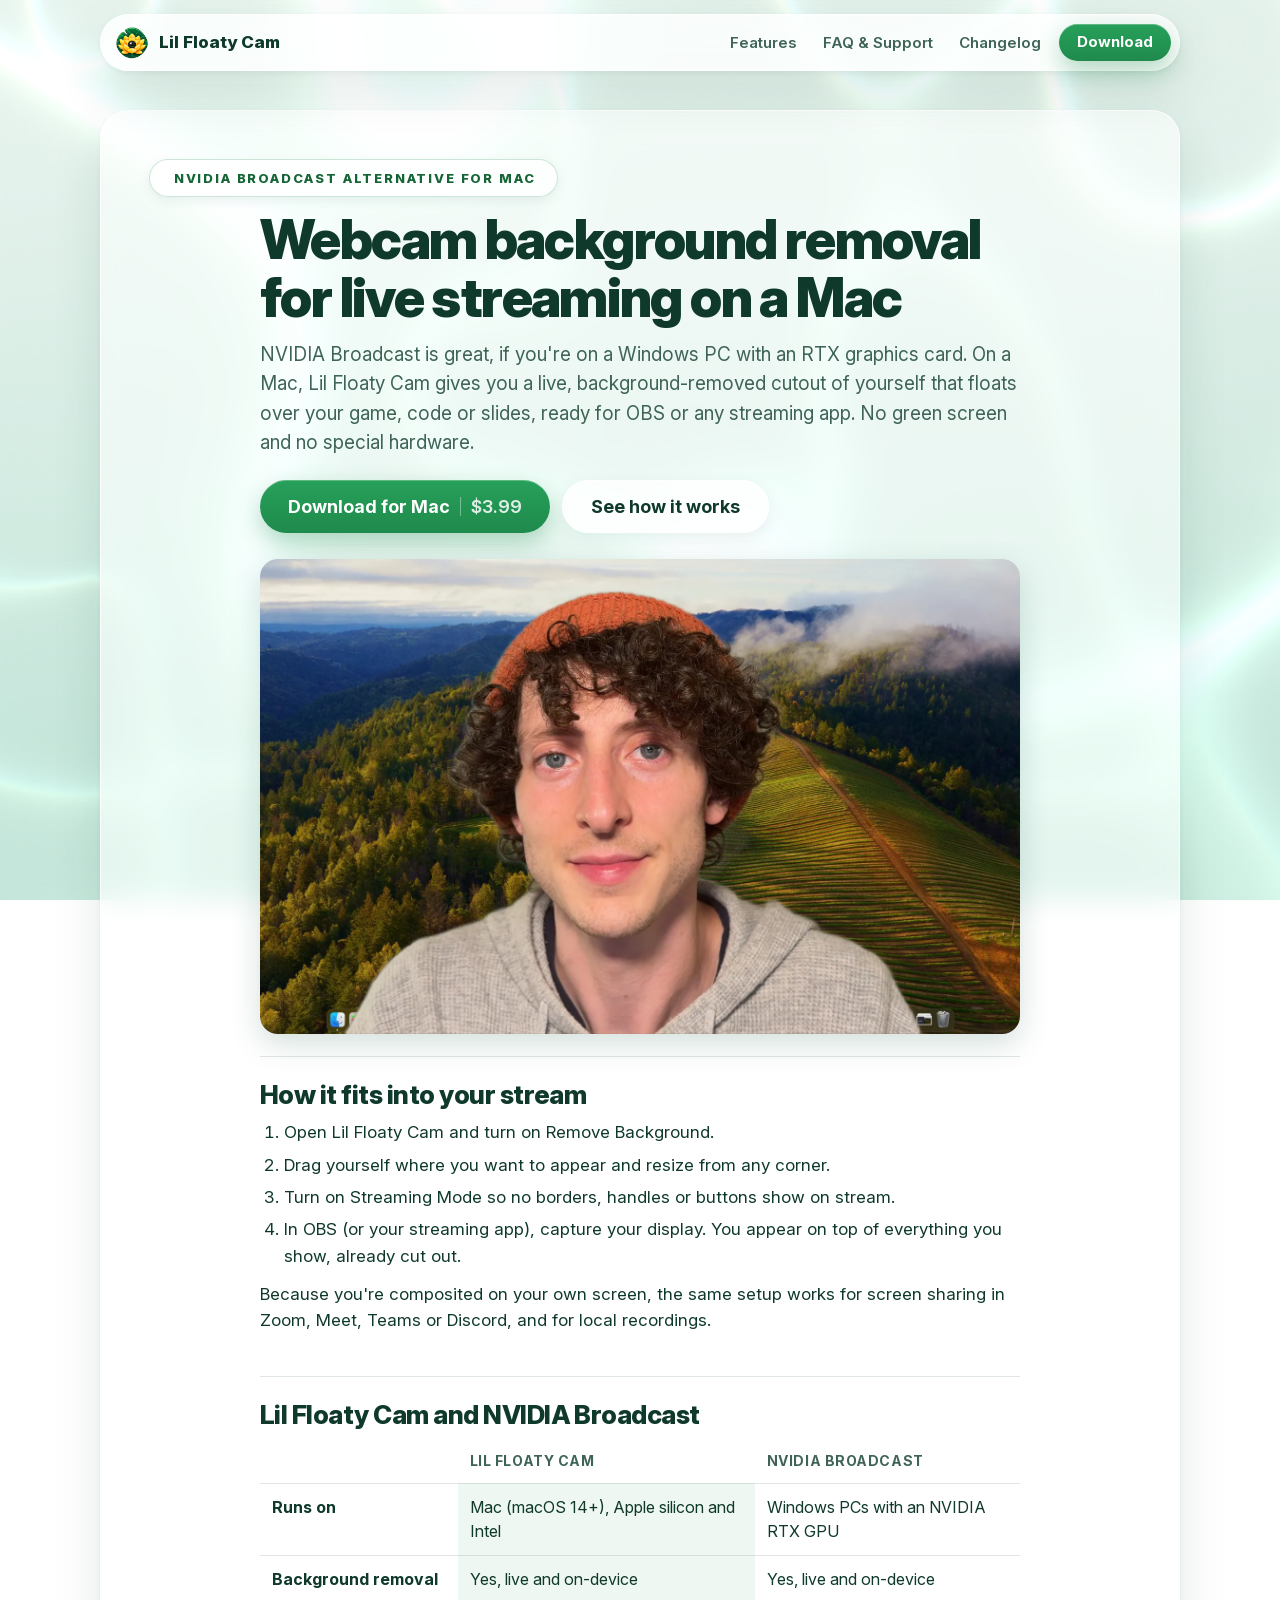
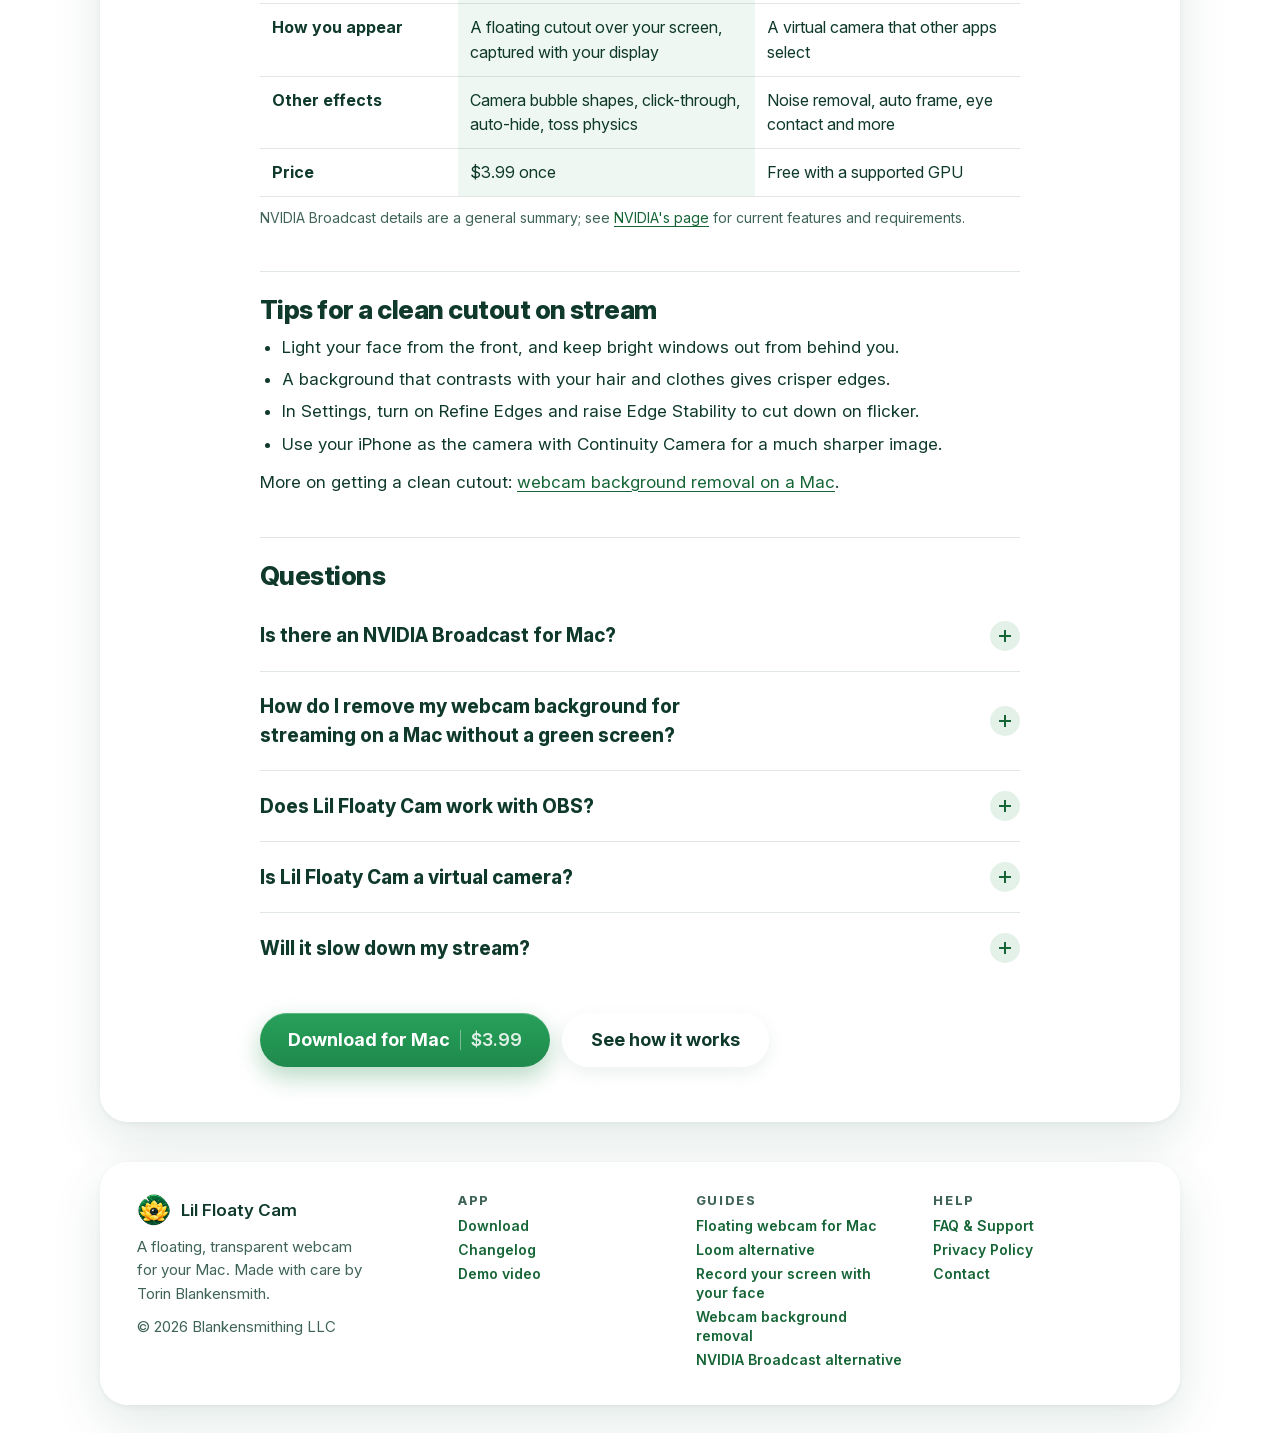
<file: nvidia-broadcast-alternative-mac/index.html>
<!doctype html>
<html lang="en">
<head>
<meta charset="utf-8">
<meta name="site-version" content="2026-11-04 18:06 UTC">
<meta name="viewport" content="width=device-width, initial-scale=1, viewport-fit=cover">
<title>NVIDIA Broadcast Alternative for Mac · Lil Floaty Cam</title>
<meta name="description" content="No NVIDIA Broadcast on Mac? Lil Floaty Cam removes your webcam background in real time and floats your cutout over your screen for OBS and live streams. No green screen, no RTX GPU.">
<link rel="canonical" href="https://lilfloatycam.com/nvidia-broadcast-alternative-mac/">
<meta name="theme-color" content="#eef8f3">
<meta property="og:type" content="website">
<meta property="og:site_name" content="Lil Floaty Cam">
<meta property="og:title" content="NVIDIA Broadcast Alternative for Mac · Lil Floaty Cam">
<meta property="og:description" content="No NVIDIA Broadcast on Mac? Lil Floaty Cam removes your webcam background in real time and floats your cutout over your screen for OBS and live streams. No green screen, no RTX GPU.">
<meta property="og:url" content="https://lilfloatycam.com/nvidia-broadcast-alternative-mac/">
<meta property="og:image" content="https://lilfloatycam.com/assets/img/og.jpg">
<meta name="twitter:card" content="summary_large_image">
<link rel="icon" href="/favicon.ico" sizes="48x48">
<link rel="icon" type="image/png" sizes="48x48" href="/assets/img/favicon-48.png">
<link rel="icon" type="image/png" sizes="32x32" href="../assets/img/favicon-32.png">
<link rel="icon" type="image/png" sizes="64x64" href="../assets/img/favicon-64.png">
<link rel="icon" type="image/png" sizes="192x192" href="../assets/img/icon-192.png">
<link rel="apple-touch-icon" href="../assets/img/apple-touch-icon.png">
<link rel="stylesheet" href="../assets/site.css">
<script type="application/ld+json">
{
  "@context": "https://schema.org",
  "@graph": [
    {
      "@type": "SoftwareApplication",
      "@id": "https://lilfloatycam.com/#app",
      "name": "Lil Floaty Cam",
      "operatingSystem": "macOS 14 Sonoma or later",
      "applicationCategory": "MultimediaApplication",
      "url": "https://lilfloatycam.com/",
      "offers": {
        "@type": "Offer",
        "price": "3.99",
        "priceCurrency": "USD",
        "url": "https://www.patreon.com/blankensmithing/posts/lil-floaty-cam-174189269"
      }
    },
    {
      "@type": "FAQPage",
      "mainEntity": [
        {
          "@type": "Question",
          "name": "Is there an NVIDIA Broadcast for Mac?",
          "acceptedAnswer": {
            "@type": "Answer",
            "text": "No. NVIDIA Broadcast only runs on Windows PCs with an NVIDIA RTX graphics card. On a Mac, Lil Floaty Cam gives you real-time webcam background removal on-device, on both Apple silicon and Intel Macs."
          }
        },
        {
          "@type": "Question",
          "name": "How do I remove my webcam background for streaming on a Mac without a green screen?",
          "acceptedAnswer": {
            "@type": "Answer",
            "text": "Open Lil Floaty Cam and turn on Remove Background. You float over your screen as a cutout, so when OBS or another streaming app captures your display, viewers see just you on top of your game, code or slides."
          }
        },
        {
          "@type": "Question",
          "name": "Does Lil Floaty Cam work with OBS?",
          "acceptedAnswer": {
            "@type": "Answer",
            "text": "Yes. Add a Display Capture (screen capture) source in OBS and Lil Floaty Cam appears on top of whatever you're showing. Turn on Streaming Mode in Lil Floaty Cam so no borders or handles show on stream."
          }
        },
        {
          "@type": "Question",
          "name": "Is Lil Floaty Cam a virtual camera?",
          "acceptedAnswer": {
            "@type": "Answer",
            "text": "No. It doesn't show up as a camera in other apps. It's a floating window on your screen, so anything that captures or shares your screen picks it up. If you need a background-removed camera inside a call app's camera picker, use that app's own background effects."
          }
        },
        {
          "@type": "Question",
          "name": "Will it slow down my stream?",
          "acceptedAnswer": {
            "@type": "Answer",
            "text": "Background removal runs on your Mac using Apple's Vision framework. If your Mac is busy with a game or encoder, set Quality to Fast in Lil Floaty Cam's Settings."
          }
        }
      ]
    },
    {
      "@type": "BreadcrumbList",
      "itemListElement": [
        {
          "@type": "ListItem",
          "position": 1,
          "name": "Lil Floaty Cam",
          "item": "https://lilfloatycam.com/"
        },
        {
          "@type": "ListItem",
          "position": 2,
          "name": "NVIDIA Broadcast alternative for Mac",
          "item": "https://lilfloatycam.com/nvidia-broadcast-alternative-mac/"
        }
      ]
    }
  ]
}
</script>
</head>
<body>
<a class="skip" href="#main">Skip to content</a>
<header class="nav">
  <a class="brand" href="../" aria-label="Lil Floaty Cam home"><img draggable="false" src="../assets/img/icon-512.webp" alt="" width="34" height="34">Lil Floaty Cam</a>
  <nav class="nav-links" aria-label="Main">
    <a href="../#features">Features</a>
    <a href="../support/">FAQ &amp; Support</a>
    <a href="../changelog/">Changelog</a>
  </nav>
  <a class="btn btn-primary" href="https://www.patreon.com/blankensmithing/posts/lil-floaty-cam-174189269">Download</a>
</header>
<main id="main" class="content doc">
<article class="panel">
<p class="eyebrow">NVIDIA Broadcast alternative for Mac</p>
<h1>Webcam background removal for live streaming on a Mac</h1>
<p class="lede">NVIDIA Broadcast is great, if you're on a Windows PC with an RTX graphics card. On a Mac, Lil Floaty Cam gives you a live, background-removed cutout of yourself that floats over your game, code or slides, ready for OBS or any streaming app. No green screen and no special hardware.</p>
<div class="cta-row doc-cta">
  <a class="btn btn-primary" href="https://www.patreon.com/blankensmithing/posts/lil-floaty-cam-174189269">Download for Mac <span class="price">$3.99</span></a>
  <a class="btn btn-ghost" href="../#how">See how it works</a>
</div>
<figure><img draggable="false" src="../assets/img/cutout.webp" alt="A streamer's webcam cutout with the background removed, floating over a Mac desktop" width="1600" height="1000" loading="lazy"></figure>

<section>
<h2>How it fits into your stream</h2>
<ol>
<li>Open Lil Floaty Cam and turn on Remove Background.</li>
<li>Drag yourself where you want to appear and resize from any corner.</li>
<li>Turn on Streaming Mode so no borders, handles or buttons show on stream.</li>
<li>In OBS (or your streaming app), capture your display. You appear on top of everything you show, already cut out.</li>
</ol>
<p>Because you're composited on your own screen, the same setup works for screen sharing in Zoom, Meet, Teams or Discord, and for local recordings.</p>
</section>

<section>
<h2>Lil Floaty Cam and NVIDIA Broadcast</h2>
<div class="table-wrap">
<table>
<thead><tr><th></th><th>Lil Floaty Cam</th><th>NVIDIA Broadcast</th></tr></thead>
<tbody>
<tr><th scope="row">Runs on</th><td>Mac (macOS 14+), Apple silicon and Intel</td><td>Windows PCs with an NVIDIA RTX GPU</td></tr>
<tr><th scope="row">Background removal</th><td>Yes, live and on-device</td><td>Yes, live and on-device</td></tr>
<tr><th scope="row">How you appear</th><td>A floating cutout over your screen, captured with your display</td><td>A virtual camera that other apps select</td></tr>
<tr><th scope="row">Other effects</th><td>Camera bubble shapes, click-through, auto-hide, toss physics</td><td>Noise removal, auto frame, eye contact and more</td></tr>
<tr><th scope="row">Price</th><td>$3.99 once</td><td>Free with a supported GPU</td></tr>
</tbody>
</table>
</div>
<p class="fine">NVIDIA Broadcast details are a general summary; see <a href="https://www.nvidia.com/en-us/geforce/broadcasting/broadcast-app/" rel="nofollow">NVIDIA's page</a> for current features and requirements.</p>
</section>

<section>
<h2>Tips for a clean cutout on stream</h2>
<ul>
<li>Light your face from the front, and keep bright windows out from behind you.</li>
<li>A background that contrasts with your hair and clothes gives crisper edges.</li>
<li>In Settings, turn on Refine Edges and raise Edge Stability to cut down on flicker.</li>
<li>Use your iPhone as the camera with Continuity Camera for a much sharper image.</li>
</ul>
<p>More on getting a clean cutout: <a href="../webcam-background-removal-mac/">webcam background removal on a Mac</a>.</p>
</section>

<section>
<h2>Questions</h2>
<details>
<summary>Is there an NVIDIA Broadcast for Mac?</summary>
<div><p>No. NVIDIA Broadcast only runs on Windows PCs with an NVIDIA RTX graphics card. On a Mac, Lil Floaty Cam gives you real-time webcam background removal on-device, on both Apple silicon and Intel Macs.</p></div>
</details>
<details>
<summary>How do I remove my webcam background for streaming on a Mac without a green screen?</summary>
<div><p>Open Lil Floaty Cam and turn on Remove Background. You float over your screen as a cutout, so when OBS or another streaming app captures your display, viewers see just you on top of your game, code or slides.</p></div>
</details>
<details>
<summary>Does Lil Floaty Cam work with OBS?</summary>
<div><p>Yes. Add a Display Capture (screen capture) source in OBS and Lil Floaty Cam appears on top of whatever you're showing. Turn on Streaming Mode in Lil Floaty Cam so no borders or handles show on stream.</p></div>
</details>
<details>
<summary>Is Lil Floaty Cam a virtual camera?</summary>
<div><p>No. It doesn't show up as a camera in other apps. It's a floating window on your screen, so anything that captures or shares your screen picks it up. If you need a background-removed camera inside a call app's camera picker, use that app's own background effects.</p></div>
</details>
<details>
<summary>Will it slow down my stream?</summary>
<div><p>Background removal runs on your Mac using Apple's Vision framework. If your Mac is busy with a game or encoder, set Quality to Fast in Lil Floaty Cam's Settings.</p></div>
</details>
</section>
<div class="cta-row doc-cta">
  <a class="btn btn-primary" href="https://www.patreon.com/blankensmithing/posts/lil-floaty-cam-174189269">Download for Mac <span class="price">$3.99</span></a>
  <a class="btn btn-ghost" href="../#how">See how it works</a>
</div>
</article>
</main>
<footer class="footer">
  <div class="panel footer-inner">
    <div>
      <a class="brand" href="../"><img draggable="false" src="../assets/img/icon-512.webp" alt="" width="34" height="34" loading="lazy">Lil Floaty Cam</a>
      <p>A floating, transparent webcam for your Mac. Made with care by Torin Blankensmith.</p>
      <p style="margin-top:10px">© 2026 Blankensmithing LLC</p>
    </div>
    <div>
      <h3>App</h3>
      <ul>
        <li><a href="https://www.patreon.com/blankensmithing/posts/lil-floaty-cam-174189269">Download</a></li>
        <li><a href="../changelog/">Changelog</a></li>
        <li><a href="/demo/">Demo video</a></li>
      </ul>
    </div>
    <div>
      <h3>Guides</h3>
      <ul>
        <li><a href="../floating-webcam-mac/">Floating webcam for Mac</a></li>
        <li><a href="../loom-alternative-mac/">Loom alternative</a></li>
        <li><a href="../record-screen-with-face-mac/">Record your screen with your face</a></li>
        <li><a href="../webcam-background-removal-mac/">Webcam background removal</a></li>
        <li><a href="../nvidia-broadcast-alternative-mac/">NVIDIA Broadcast alternative</a></li>
      </ul>
    </div>
    <div>
      <h3>Help</h3>
      <ul>
        <li><a href="../support/">FAQ &amp; Support</a></li>
        <li><a href="../privacy/">Privacy Policy</a></li>
        <li><a href="mailto:torin.blankensmith@gmail.com?subject=Lil%20Floaty%20Cam">Contact</a></li>
      </ul>
    </div>
  </div>
</footer>
<script src="../assets/water.js" defer></script>
</body>
</html>
</file>
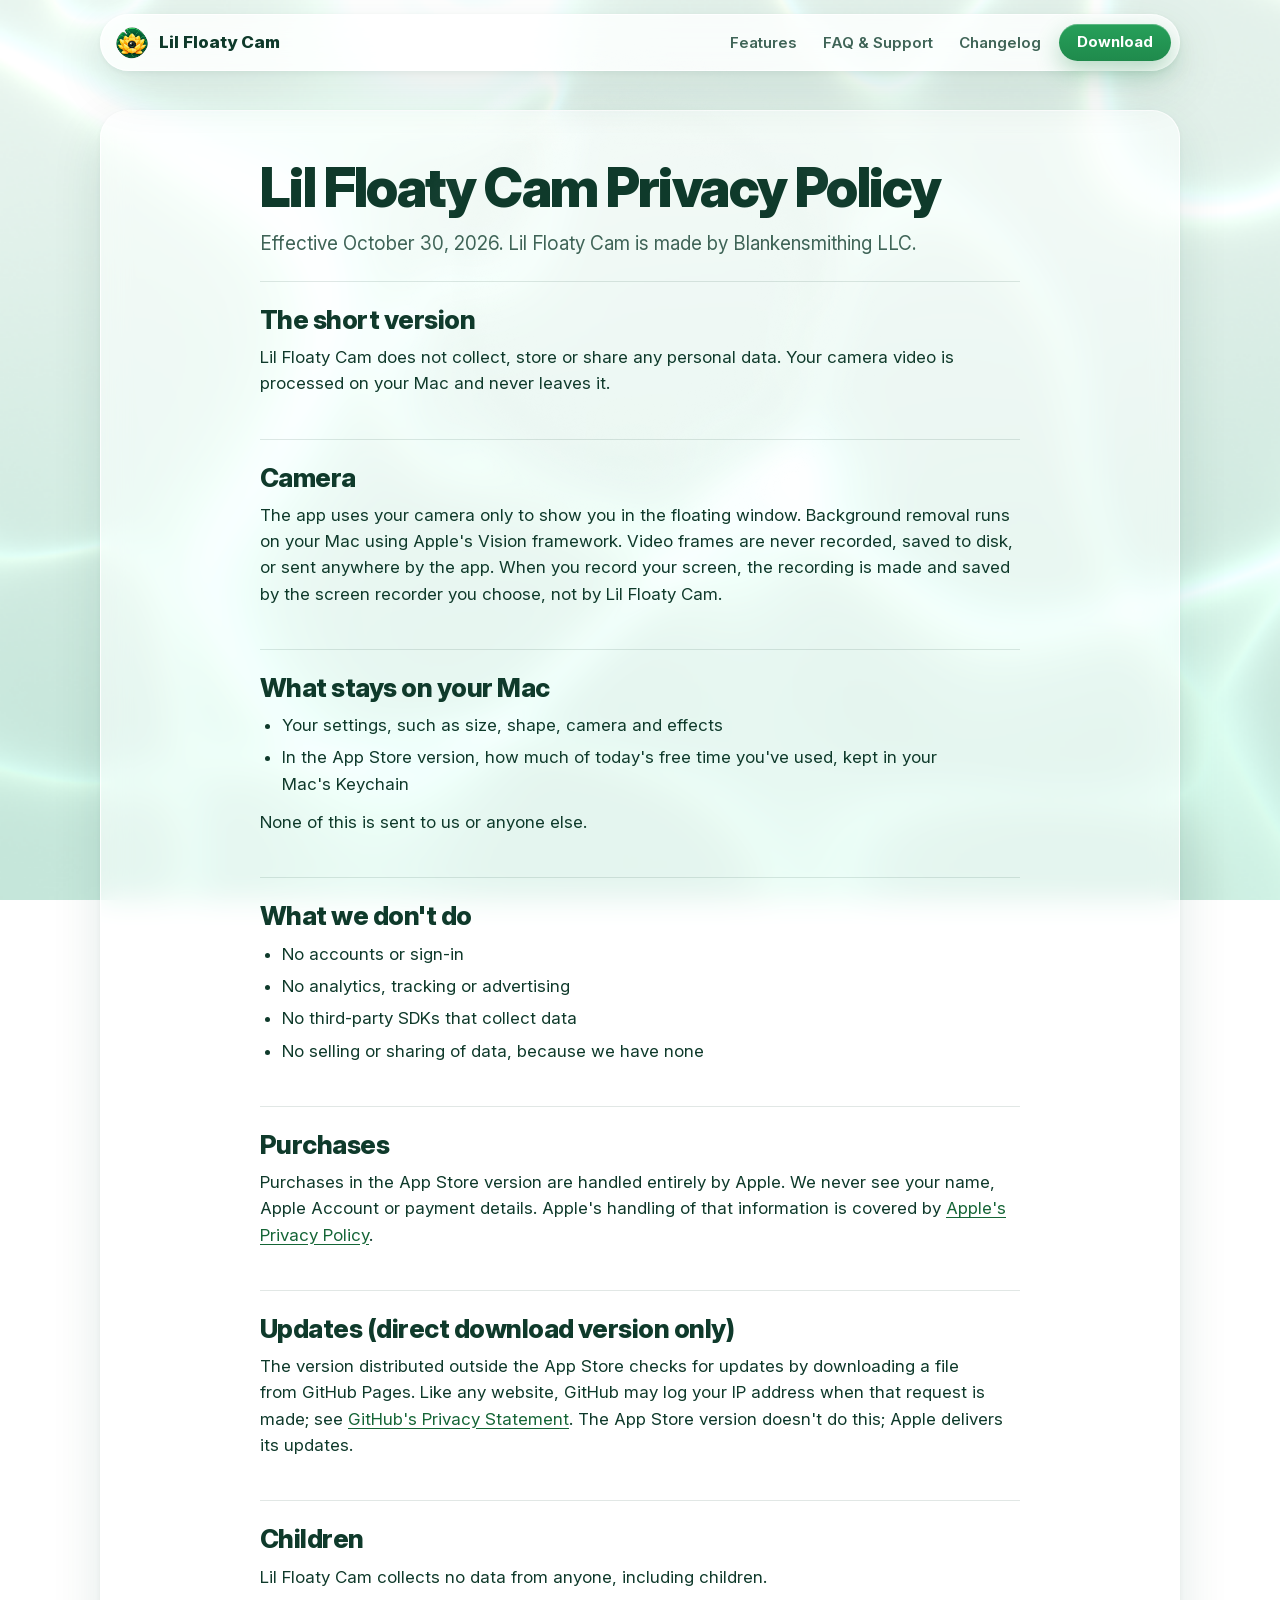
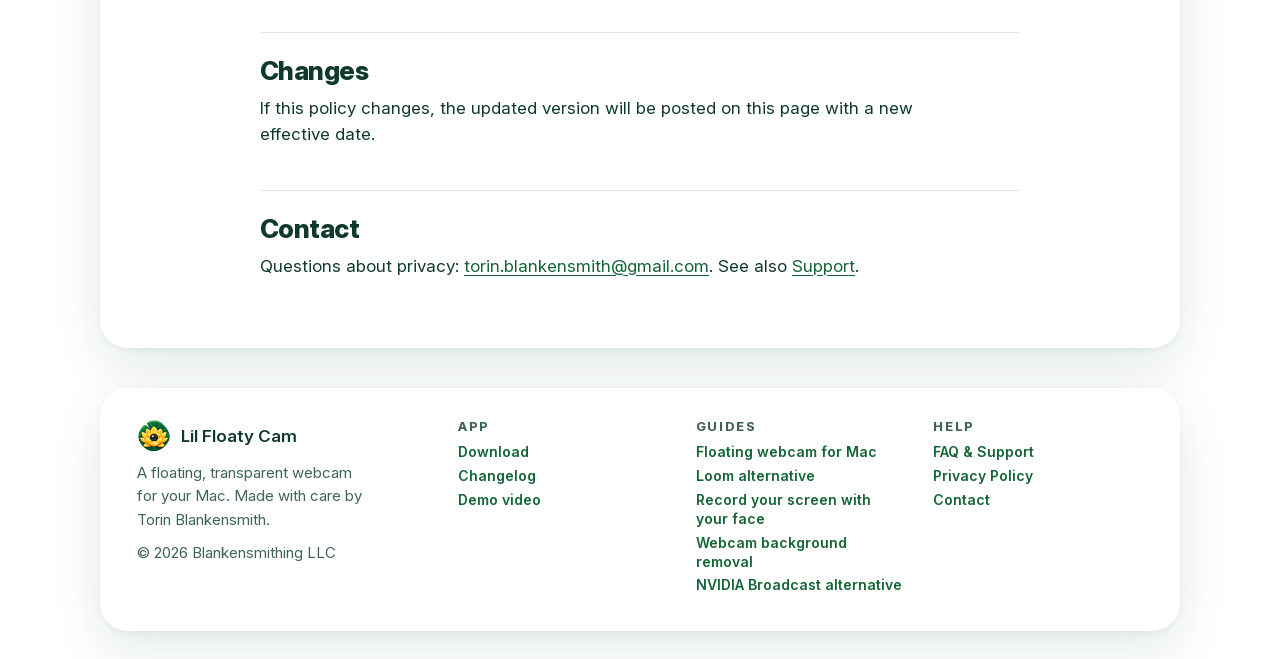
<file: privacy/index.html>
<!doctype html>
<html lang="en">
<head>
<meta charset="utf-8">
<meta name="site-version" content="2026-11-04 18:06 UTC">
<meta name="viewport" content="width=device-width, initial-scale=1, viewport-fit=cover">
<title>Privacy Policy · Lil Floaty Cam</title>
<meta name="description" content="Lil Floaty Cam collects no personal data. Your camera video is processed on your Mac and never leaves it.">
<link rel="canonical" href="https://lilfloatycam.com/privacy/">
<meta name="theme-color" content="#eef8f3">
<meta property="og:type" content="website">
<meta property="og:site_name" content="Lil Floaty Cam">
<meta property="og:title" content="Privacy Policy · Lil Floaty Cam">
<meta property="og:description" content="Lil Floaty Cam collects no personal data. Your camera video is processed on your Mac and never leaves it.">
<meta property="og:url" content="https://lilfloatycam.com/privacy/">
<meta property="og:image" content="https://lilfloatycam.com/assets/img/og.jpg">
<meta name="twitter:card" content="summary_large_image">
<link rel="icon" href="/favicon.ico" sizes="48x48">
<link rel="icon" type="image/png" sizes="48x48" href="/assets/img/favicon-48.png">
<link rel="icon" type="image/png" sizes="32x32" href="../assets/img/favicon-32.png">
<link rel="icon" type="image/png" sizes="64x64" href="../assets/img/favicon-64.png">
<link rel="icon" type="image/png" sizes="192x192" href="../assets/img/icon-192.png">
<link rel="apple-touch-icon" href="../assets/img/apple-touch-icon.png">
<link rel="stylesheet" href="../assets/site.css">
</head>
<body>
<a class="skip" href="#main">Skip to content</a>
<header class="nav">
  <a class="brand" href="../" aria-label="Lil Floaty Cam home"><img draggable="false" src="../assets/img/icon-512.webp" alt="" width="34" height="34">Lil Floaty Cam</a>
  <nav class="nav-links" aria-label="Main">
    <a href="../#features">Features</a>
    <a href="../support/">FAQ &amp; Support</a>
    <a href="../changelog/">Changelog</a>
  </nav>
  <a class="btn btn-primary" href="https://www.patreon.com/blankensmithing/posts/lil-floaty-cam-174189269">Download</a>
</header>
<main id="main" class="content doc">
<article class="panel">
<h1>Lil Floaty Cam Privacy Policy</h1>
<p class="lede">Effective October 30, 2026. Lil Floaty Cam is made by Blankensmithing LLC.</p>

<section>
<h2>The short version</h2>
<p>Lil Floaty Cam does not collect, store or share any personal data. Your camera video is processed on your Mac and never leaves it.</p>
</section>

<section>
<h2>Camera</h2>
<p>The app uses your camera only to show you in the floating window. Background removal runs on your Mac using Apple's Vision framework. Video frames are never recorded, saved to disk, or sent anywhere by the app. When you record your screen, the recording is made and saved by the screen recorder you choose, not by Lil Floaty Cam.</p>
</section>

<section>
<h2>What stays on your Mac</h2>
<ul>
<li>Your settings, such as size, shape, camera and effects</li>
<li>In the App Store version, how much of today's free time you've used, kept in your Mac's Keychain</li>
</ul>
<p>None of this is sent to us or anyone else.</p>
</section>

<section>
<h2>What we don't do</h2>
<ul>
<li>No accounts or sign-in</li>
<li>No analytics, tracking or advertising</li>
<li>No third-party SDKs that collect data</li>
<li>No selling or sharing of data, because we have none</li>
</ul>
</section>

<section>
<h2>Purchases</h2>
<p>Purchases in the App Store version are handled entirely by Apple. We never see your name, Apple Account or payment details. Apple's handling of that information is covered by <a href="https://www.apple.com/legal/privacy/">Apple's Privacy Policy</a>.</p>
</section>

<section>
<h2>Updates (direct download version only)</h2>
<p>The version distributed outside the App Store checks for updates by downloading a file from GitHub Pages. Like any website, GitHub may log your IP address when that request is made; see <a href="https://docs.github.com/en/site-policy/privacy-policies/github-general-privacy-statement">GitHub's Privacy Statement</a>. The App Store version doesn't do this; Apple delivers its updates.</p>
</section>

<section>
<h2>Children</h2>
<p>Lil Floaty Cam collects no data from anyone, including children.</p>
</section>

<section>
<h2>Changes</h2>
<p>If this policy changes, the updated version will be posted on this page with a new effective date.</p>
</section>

<section>
<h2>Contact</h2>
<p>Questions about privacy: <a href="mailto:torin.blankensmith@gmail.com?subject=Lil%20Floaty%20Cam%20Privacy">torin.blankensmith@gmail.com</a>. See also <a href="../support/">Support</a>.</p>
</section>
</article>
</main>
<footer class="footer">
  <div class="panel footer-inner">
    <div>
      <a class="brand" href="../"><img draggable="false" src="../assets/img/icon-512.webp" alt="" width="34" height="34" loading="lazy">Lil Floaty Cam</a>
      <p>A floating, transparent webcam for your Mac. Made with care by Torin Blankensmith.</p>
      <p style="margin-top:10px">© 2026 Blankensmithing LLC</p>
    </div>
    <div>
      <h3>App</h3>
      <ul>
        <li><a href="https://www.patreon.com/blankensmithing/posts/lil-floaty-cam-174189269">Download</a></li>
        <li><a href="../changelog/">Changelog</a></li>
        <li><a href="/demo/">Demo video</a></li>
      </ul>
    </div>
    <div>
      <h3>Guides</h3>
      <ul>
        <li><a href="../floating-webcam-mac/">Floating webcam for Mac</a></li>
        <li><a href="../loom-alternative-mac/">Loom alternative</a></li>
        <li><a href="../record-screen-with-face-mac/">Record your screen with your face</a></li>
        <li><a href="../webcam-background-removal-mac/">Webcam background removal</a></li>
        <li><a href="../nvidia-broadcast-alternative-mac/">NVIDIA Broadcast alternative</a></li>
      </ul>
    </div>
    <div>
      <h3>Help</h3>
      <ul>
        <li><a href="../support/">FAQ &amp; Support</a></li>
        <li><a href="../privacy/">Privacy Policy</a></li>
        <li><a href="mailto:torin.blankensmith@gmail.com?subject=Lil%20Floaty%20Cam">Contact</a></li>
      </ul>
    </div>
  </div>
</footer>
<script src="../assets/water.js" defer></script>
</body>
</html>
</file>
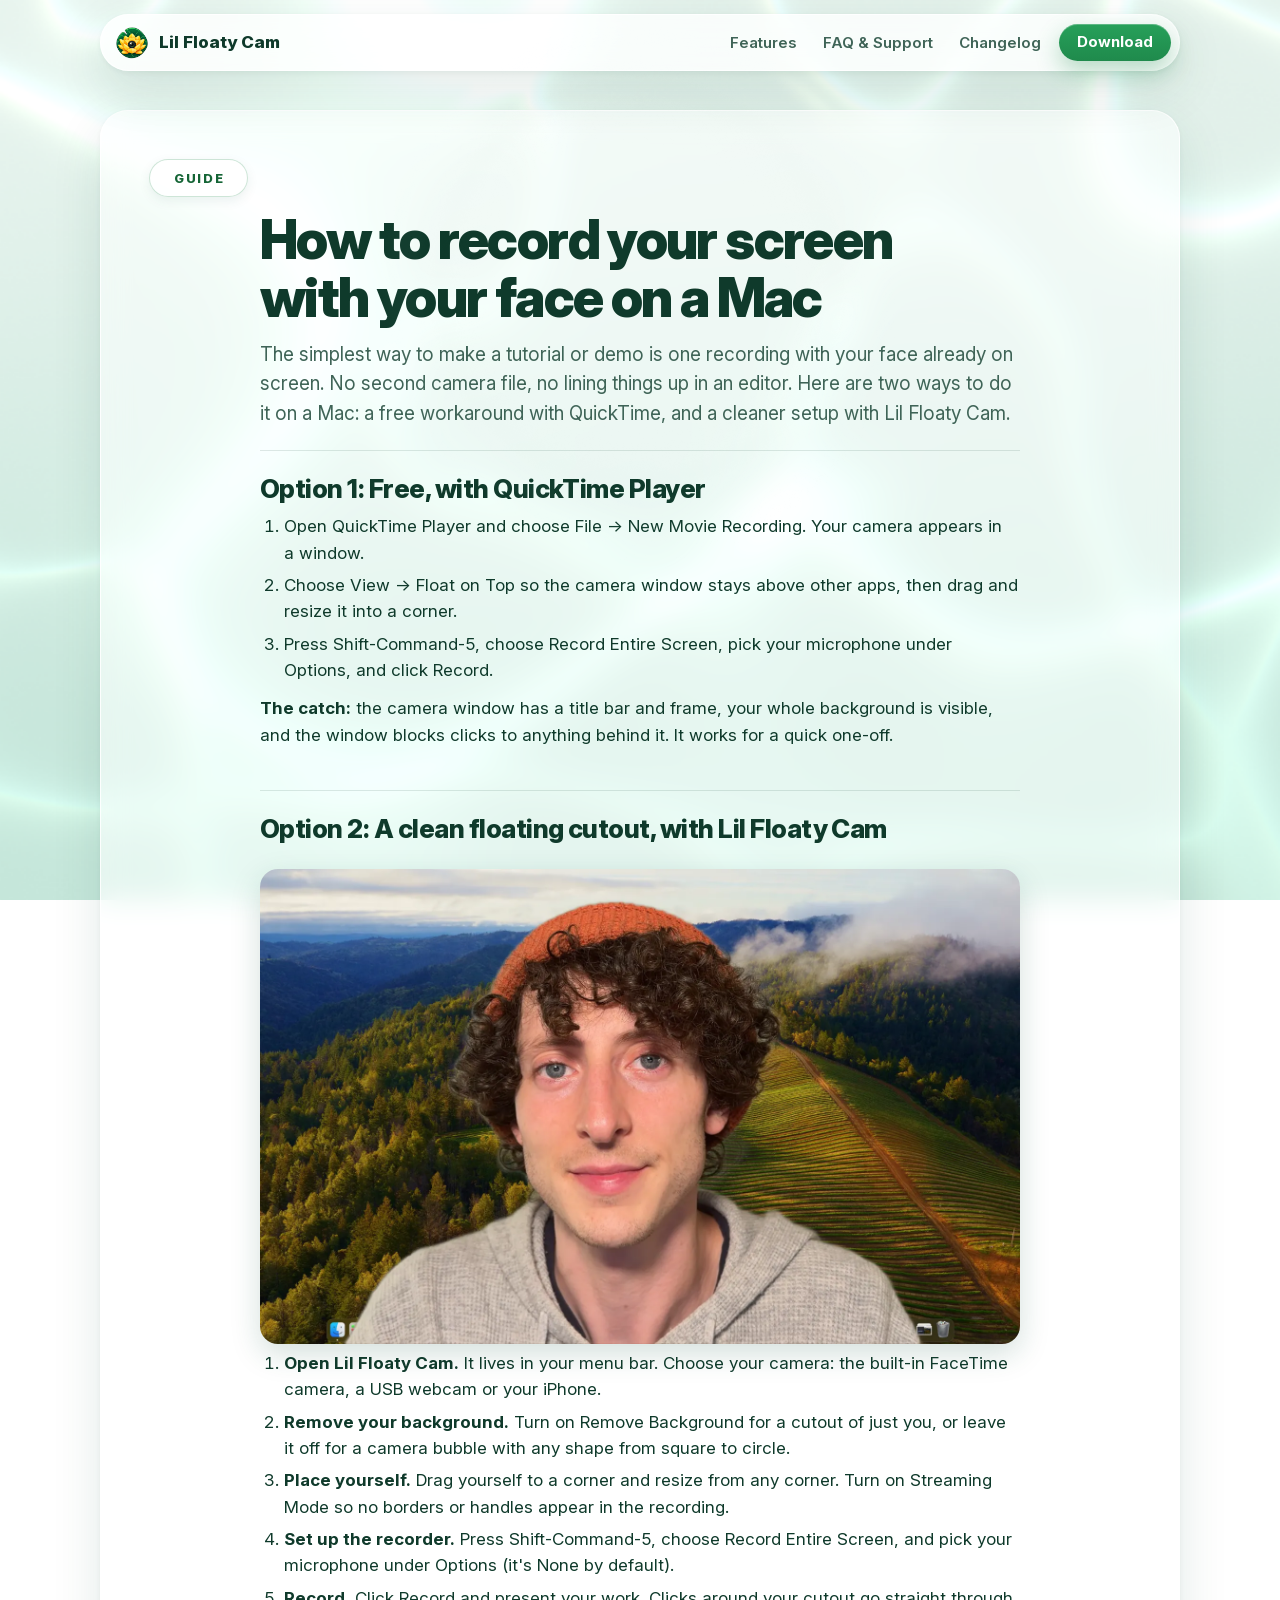
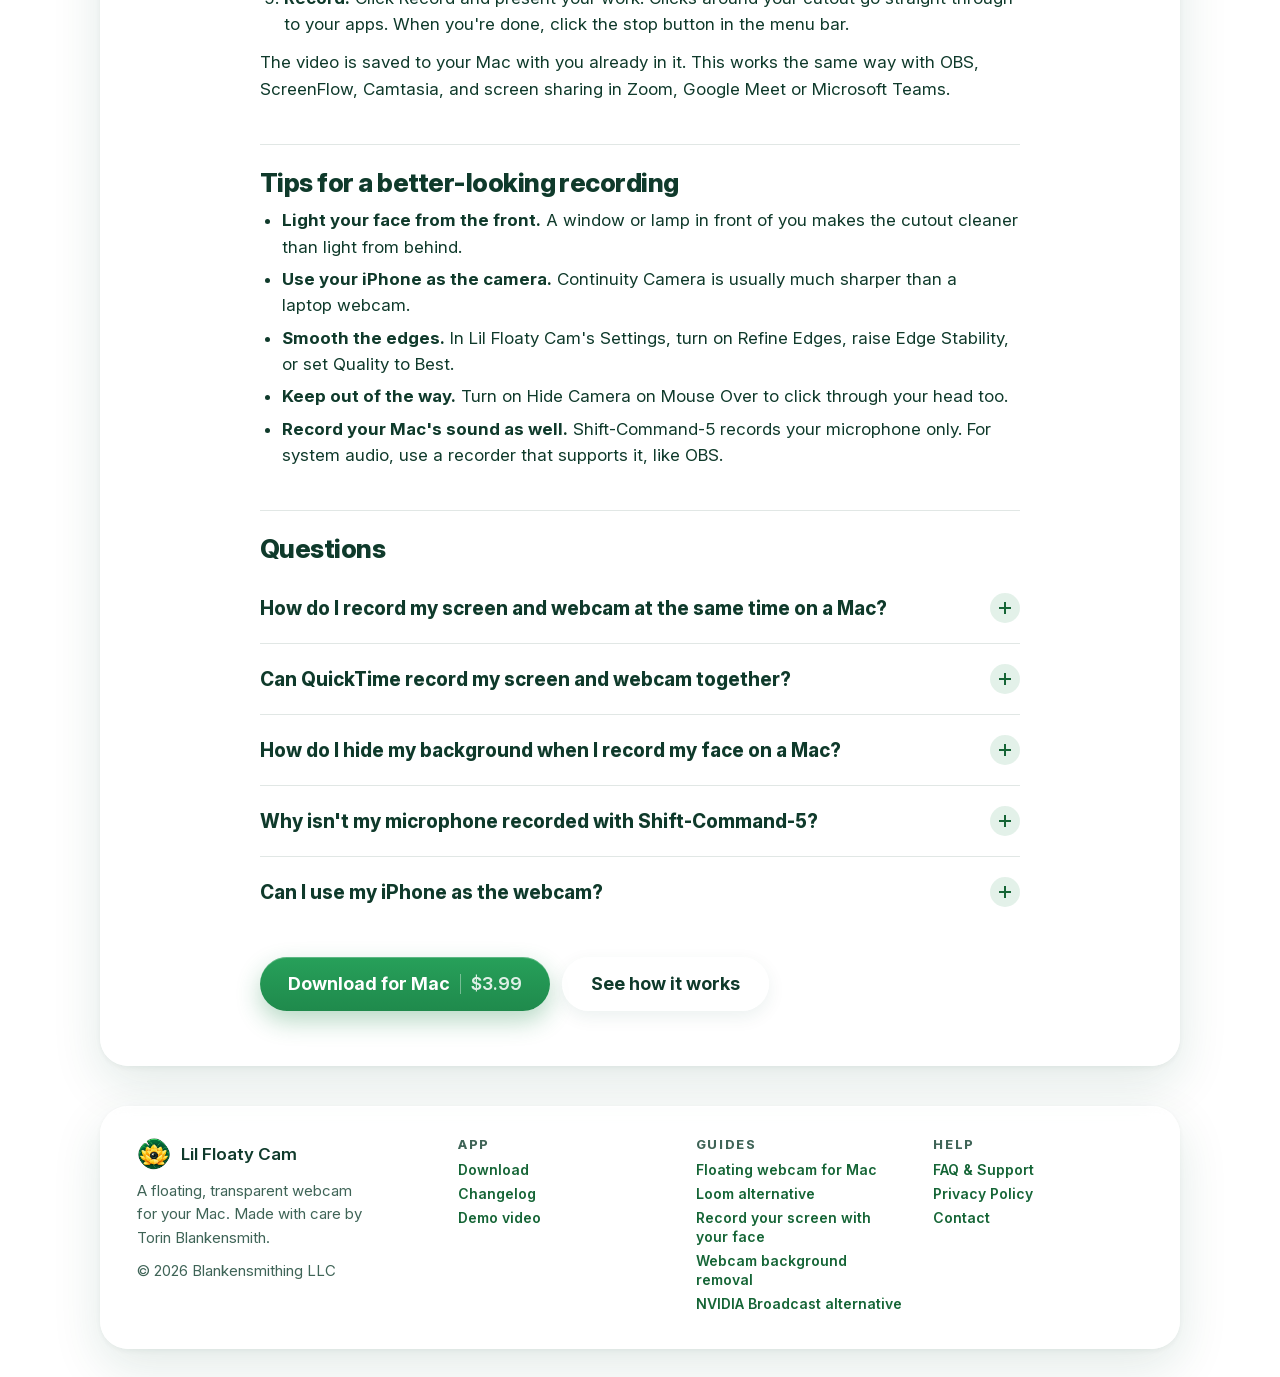
<file: record-screen-with-face-mac/index.html>
<!doctype html>
<html lang="en">
<head>
<meta charset="utf-8">
<meta name="site-version" content="2026-11-04 18:06 UTC">
<meta name="viewport" content="width=device-width, initial-scale=1, viewport-fit=cover">
<title>How to Record Your Screen With Your Face on a Mac · Lil Floaty Cam</title>
<meta name="description" content="Two ways to record your Mac screen with your webcam on top: a free QuickTime workaround, and a clean background-removed cutout with Lil Floaty Cam. Step by step, with tips for lighting and audio.">
<link rel="canonical" href="https://lilfloatycam.com/record-screen-with-face-mac/">
<meta name="theme-color" content="#eef8f3">
<meta property="og:type" content="website">
<meta property="og:site_name" content="Lil Floaty Cam">
<meta property="og:title" content="How to Record Your Screen With Your Face on a Mac · Lil Floaty Cam">
<meta property="og:description" content="Two ways to record your Mac screen with your webcam on top: a free QuickTime workaround, and a clean background-removed cutout with Lil Floaty Cam. Step by step, with tips for lighting and audio.">
<meta property="og:url" content="https://lilfloatycam.com/record-screen-with-face-mac/">
<meta property="og:image" content="https://lilfloatycam.com/assets/img/og.jpg">
<meta name="twitter:card" content="summary_large_image">
<link rel="icon" href="/favicon.ico" sizes="48x48">
<link rel="icon" type="image/png" sizes="48x48" href="/assets/img/favicon-48.png">
<link rel="icon" type="image/png" sizes="32x32" href="../assets/img/favicon-32.png">
<link rel="icon" type="image/png" sizes="64x64" href="../assets/img/favicon-64.png">
<link rel="icon" type="image/png" sizes="192x192" href="../assets/img/icon-192.png">
<link rel="apple-touch-icon" href="../assets/img/apple-touch-icon.png">
<link rel="stylesheet" href="../assets/site.css">
<script type="application/ld+json">
{
  "@context": "https://schema.org",
  "@graph": [
    {
      "@type": "SoftwareApplication",
      "@id": "https://lilfloatycam.com/#app",
      "name": "Lil Floaty Cam",
      "operatingSystem": "macOS 14 Sonoma or later",
      "applicationCategory": "MultimediaApplication",
      "url": "https://lilfloatycam.com/",
      "offers": {
        "@type": "Offer",
        "price": "3.99",
        "priceCurrency": "USD",
        "url": "https://www.patreon.com/blankensmithing/posts/lil-floaty-cam-174189269"
      }
    },
    {
      "@type": "HowTo",
      "name": "How to record your screen with your face on a Mac",
      "description": "Record one video of your Mac screen with your webcam on top, using Lil Floaty Cam and the built-in macOS screen recorder.",
      "tool": [
        {
          "@type": "HowToTool",
          "name": "Lil Floaty Cam"
        },
        {
          "@type": "HowToTool",
          "name": "macOS screenshot toolbar (Shift-Command-5)"
        }
      ],
      "step": [
        {
          "@type": "HowToStep",
          "name": "Open Lil Floaty Cam",
          "text": "Open Lil Floaty Cam and choose your camera from the menu bar."
        },
        {
          "@type": "HowToStep",
          "name": "Remove your background",
          "text": "Turn on Remove Background for a cutout, or leave it off for a camera bubble."
        },
        {
          "@type": "HowToStep",
          "name": "Place yourself",
          "text": "Drag yourself to a corner and resize. Turn on Streaming Mode to hide borders and handles."
        },
        {
          "@type": "HowToStep",
          "name": "Set up the recorder",
          "text": "Press Shift-Command-5, choose Record Entire Screen and pick your microphone under Options."
        },
        {
          "@type": "HowToStep",
          "name": "Record",
          "text": "Click Record, present your work, then click the stop button in the menu bar. The video is saved to your Mac."
        }
      ]
    },
    {
      "@type": "FAQPage",
      "mainEntity": [
        {
          "@type": "Question",
          "name": "How do I record my screen and webcam at the same time on a Mac?",
          "acceptedAnswer": {
            "@type": "Answer",
            "text": "Put your webcam in a floating window (Lil Floaty Cam, or QuickTime Player's Float on Top as a free workaround), then record your screen with Shift-Command-5. Your camera is captured as part of the screen, so you get one video with no editing."
          }
        },
        {
          "@type": "Question",
          "name": "Can QuickTime record my screen and webcam together?",
          "acceptedAnswer": {
            "@type": "Answer",
            "text": "Not in one step, but you can combine them: open a New Movie Recording, choose View → Float on Top, then start a New Screen Recording. The camera window has a frame and keeps your background, and it blocks clicks to whatever is behind it."
          }
        },
        {
          "@type": "Question",
          "name": "How do I hide my background when I record my face on a Mac?",
          "acceptedAnswer": {
            "@type": "Answer",
            "text": "Turn on Remove Background in Lil Floaty Cam. It cuts you out in real time with no green screen, and the recording shows only you over your screen."
          }
        },
        {
          "@type": "Question",
          "name": "Why isn't my microphone recorded with Shift-Command-5?",
          "acceptedAnswer": {
            "@type": "Answer",
            "text": "Open Options in the screenshot toolbar and choose your microphone. It's set to None by default."
          }
        },
        {
          "@type": "Question",
          "name": "Can I use my iPhone as the webcam?",
          "acceptedAnswer": {
            "@type": "Answer",
            "text": "Yes. With Continuity Camera, choose your iPhone from the camera list in Lil Floaty Cam or QuickTime. It usually looks much sharper than a laptop camera."
          }
        }
      ]
    },
    {
      "@type": "BreadcrumbList",
      "itemListElement": [
        {
          "@type": "ListItem",
          "position": 1,
          "name": "Lil Floaty Cam",
          "item": "https://lilfloatycam.com/"
        },
        {
          "@type": "ListItem",
          "position": 2,
          "name": "Record your screen with your face on a Mac",
          "item": "https://lilfloatycam.com/record-screen-with-face-mac/"
        }
      ]
    }
  ]
}
</script>
</head>
<body>
<a class="skip" href="#main">Skip to content</a>
<header class="nav">
  <a class="brand" href="../" aria-label="Lil Floaty Cam home"><img draggable="false" src="../assets/img/icon-512.webp" alt="" width="34" height="34">Lil Floaty Cam</a>
  <nav class="nav-links" aria-label="Main">
    <a href="../#features">Features</a>
    <a href="../support/">FAQ &amp; Support</a>
    <a href="../changelog/">Changelog</a>
  </nav>
  <a class="btn btn-primary" href="https://www.patreon.com/blankensmithing/posts/lil-floaty-cam-174189269">Download</a>
</header>
<main id="main" class="content doc">
<article class="panel">
<p class="eyebrow">Guide</p>
<h1>How to record your screen with your face on a Mac</h1>
<p class="lede">The simplest way to make a tutorial or demo is one recording with your face already on screen. No second camera file, no lining things up in an editor. Here are two ways to do it on a Mac: a free workaround with QuickTime, and a cleaner setup with Lil Floaty Cam.</p>

<section>
<h2>Option 1: Free, with QuickTime Player</h2>
<ol>
<li>Open QuickTime Player and choose File → New Movie Recording. Your camera appears in a window.</li>
<li>Choose View → Float on Top so the camera window stays above other apps, then drag and resize it into a corner.</li>
<li>Press Shift-Command-5, choose Record Entire Screen, pick your microphone under Options, and click Record.</li>
</ol>
<p><strong>The catch:</strong> the camera window has a title bar and frame, your whole background is visible, and the window blocks clicks to anything behind it. It works for a quick one-off.</p>
</section>

<section>
<h2>Option 2: A clean floating cutout, with Lil Floaty Cam</h2>
<figure><img draggable="false" src="../assets/img/cutout.webp" alt="A screen recording on a Mac with a background-removed webcam cutout in the corner" width="1600" height="1000" loading="lazy"></figure>
<ol>
<li><strong>Open Lil Floaty Cam.</strong> It lives in your menu bar. Choose your camera: the built-in FaceTime camera, a USB webcam or your iPhone.</li>
<li><strong>Remove your background.</strong> Turn on Remove Background for a cutout of just you, or leave it off for a camera bubble with any shape from square to circle.</li>
<li><strong>Place yourself.</strong> Drag yourself to a corner and resize from any corner. Turn on Streaming Mode so no borders or handles appear in the recording.</li>
<li><strong>Set up the recorder.</strong> Press Shift-Command-5, choose Record Entire Screen, and pick your microphone under Options (it's None by default).</li>
<li><strong>Record.</strong> Click Record and present your work. Clicks around your cutout go straight through to your apps. When you're done, click the stop button in the menu bar.</li>
</ol>
<p>The video is saved to your Mac with you already in it. This works the same way with OBS, ScreenFlow, Camtasia, and screen sharing in Zoom, Google Meet or Microsoft Teams.</p>
</section>

<section>
<h2>Tips for a better-looking recording</h2>
<ul>
<li><strong>Light your face from the front.</strong> A window or lamp in front of you makes the cutout cleaner than light from behind.</li>
<li><strong>Use your iPhone as the camera.</strong> Continuity Camera is usually much sharper than a laptop webcam.</li>
<li><strong>Smooth the edges.</strong> In Lil Floaty Cam's Settings, turn on Refine Edges, raise Edge Stability, or set Quality to Best.</li>
<li><strong>Keep out of the way.</strong> Turn on Hide Camera on Mouse Over to click through your head too.</li>
<li><strong>Record your Mac's sound as well.</strong> Shift-Command-5 records your microphone only. For system audio, use a recorder that supports it, like OBS.</li>
</ul>
</section>

<section>
<h2>Questions</h2>
<details>
<summary>How do I record my screen and webcam at the same time on a Mac?</summary>
<div><p>Put your webcam in a floating window (Lil Floaty Cam, or QuickTime Player's Float on Top as a free workaround), then record your screen with Shift-Command-5. Your camera is captured as part of the screen, so you get one video with no editing.</p></div>
</details>
<details>
<summary>Can QuickTime record my screen and webcam together?</summary>
<div><p>Not in one step, but you can combine them: open a New Movie Recording, choose View → Float on Top, then start a New Screen Recording. The camera window has a frame and keeps your background, and it blocks clicks to whatever is behind it.</p></div>
</details>
<details>
<summary>How do I hide my background when I record my face on a Mac?</summary>
<div><p>Turn on Remove Background in Lil Floaty Cam. It cuts you out in real time with no green screen, and the recording shows only you over your screen.</p></div>
</details>
<details>
<summary>Why isn't my microphone recorded with Shift-Command-5?</summary>
<div><p>Open Options in the screenshot toolbar and choose your microphone. It's set to None by default.</p></div>
</details>
<details>
<summary>Can I use my iPhone as the webcam?</summary>
<div><p>Yes. With Continuity Camera, choose your iPhone from the camera list in Lil Floaty Cam or QuickTime. It usually looks much sharper than a laptop camera.</p></div>
</details>
</section>
<div class="cta-row doc-cta">
  <a class="btn btn-primary" href="https://www.patreon.com/blankensmithing/posts/lil-floaty-cam-174189269">Download for Mac <span class="price">$3.99</span></a>
  <a class="btn btn-ghost" href="../#how">See how it works</a>
</div>
</article>
</main>
<footer class="footer">
  <div class="panel footer-inner">
    <div>
      <a class="brand" href="../"><img draggable="false" src="../assets/img/icon-512.webp" alt="" width="34" height="34" loading="lazy">Lil Floaty Cam</a>
      <p>A floating, transparent webcam for your Mac. Made with care by Torin Blankensmith.</p>
      <p style="margin-top:10px">© 2026 Blankensmithing LLC</p>
    </div>
    <div>
      <h3>App</h3>
      <ul>
        <li><a href="https://www.patreon.com/blankensmithing/posts/lil-floaty-cam-174189269">Download</a></li>
        <li><a href="../changelog/">Changelog</a></li>
        <li><a href="/demo/">Demo video</a></li>
      </ul>
    </div>
    <div>
      <h3>Guides</h3>
      <ul>
        <li><a href="../floating-webcam-mac/">Floating webcam for Mac</a></li>
        <li><a href="../loom-alternative-mac/">Loom alternative</a></li>
        <li><a href="../record-screen-with-face-mac/">Record your screen with your face</a></li>
        <li><a href="../webcam-background-removal-mac/">Webcam background removal</a></li>
        <li><a href="../nvidia-broadcast-alternative-mac/">NVIDIA Broadcast alternative</a></li>
      </ul>
    </div>
    <div>
      <h3>Help</h3>
      <ul>
        <li><a href="../support/">FAQ &amp; Support</a></li>
        <li><a href="../privacy/">Privacy Policy</a></li>
        <li><a href="mailto:torin.blankensmith@gmail.com?subject=Lil%20Floaty%20Cam">Contact</a></li>
      </ul>
    </div>
  </div>
</footer>
<script src="../assets/water.js" defer></script>
</body>
</html>
</file>
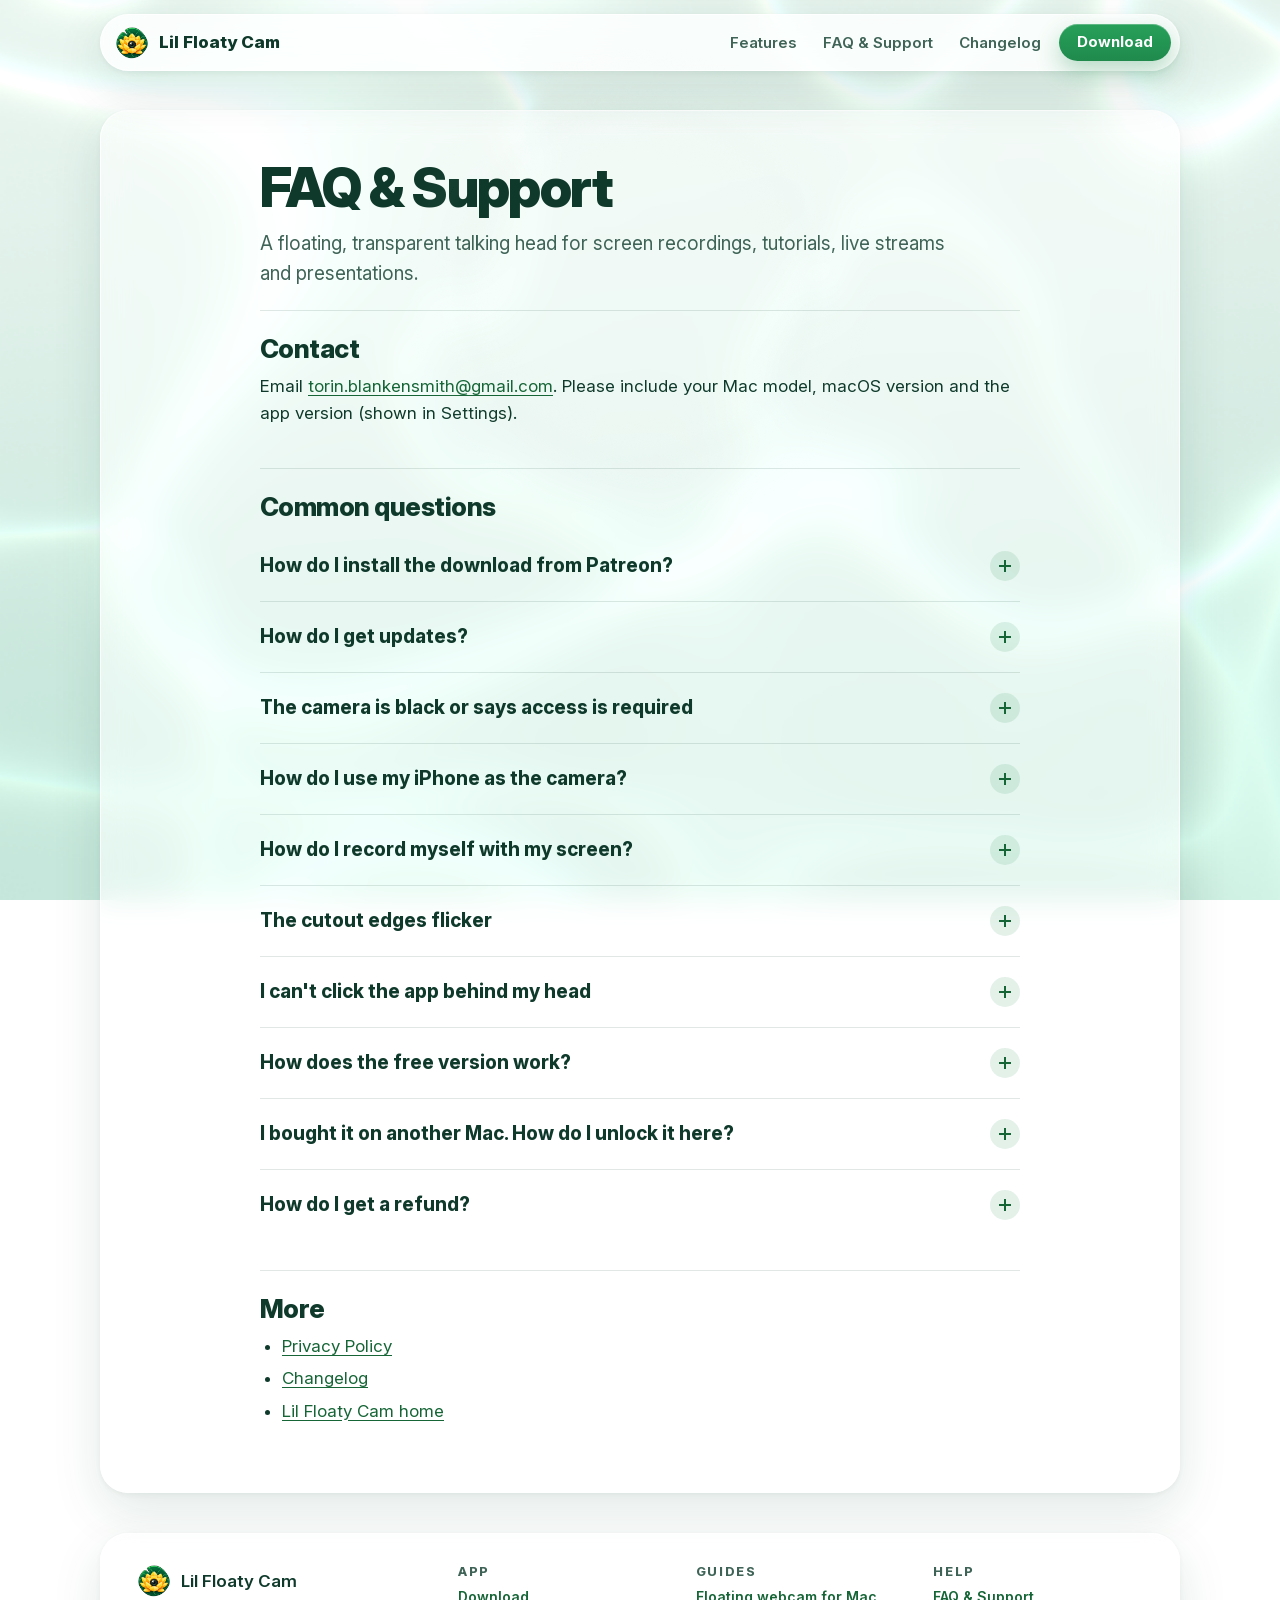
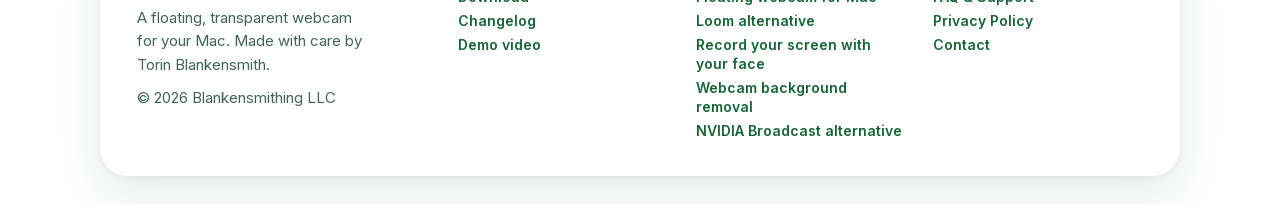
<file: support/index.html>
<!doctype html>
<html lang="en">
<head>
<meta charset="utf-8">
<meta name="site-version" content="2026-11-04 18:06 UTC">
<meta name="viewport" content="width=device-width, initial-scale=1, viewport-fit=cover">
<title>FAQ & Support · Lil Floaty Cam</title>
<meta name="description" content="Answers to common Lil Floaty Cam questions: camera access, iPhone Continuity Camera, recording your screen, smoother cutout edges, updates and purchases.">
<link rel="canonical" href="https://lilfloatycam.com/support/">
<meta name="theme-color" content="#eef8f3">
<meta property="og:type" content="website">
<meta property="og:site_name" content="Lil Floaty Cam">
<meta property="og:title" content="FAQ & Support · Lil Floaty Cam">
<meta property="og:description" content="Answers to common Lil Floaty Cam questions: camera access, iPhone Continuity Camera, recording your screen, smoother cutout edges, updates and purchases.">
<meta property="og:url" content="https://lilfloatycam.com/support/">
<meta property="og:image" content="https://lilfloatycam.com/assets/img/og.jpg">
<meta name="twitter:card" content="summary_large_image">
<link rel="icon" href="/favicon.ico" sizes="48x48">
<link rel="icon" type="image/png" sizes="48x48" href="/assets/img/favicon-48.png">
<link rel="icon" type="image/png" sizes="32x32" href="../assets/img/favicon-32.png">
<link rel="icon" type="image/png" sizes="64x64" href="../assets/img/favicon-64.png">
<link rel="icon" type="image/png" sizes="192x192" href="../assets/img/icon-192.png">
<link rel="apple-touch-icon" href="../assets/img/apple-touch-icon.png">
<link rel="stylesheet" href="../assets/site.css">
</head>
<body>
<a class="skip" href="#main">Skip to content</a>
<header class="nav">
  <a class="brand" href="../" aria-label="Lil Floaty Cam home"><img draggable="false" src="../assets/img/icon-512.webp" alt="" width="34" height="34">Lil Floaty Cam</a>
  <nav class="nav-links" aria-label="Main">
    <a href="../#features">Features</a>
    <a href="../support/">FAQ &amp; Support</a>
    <a href="../changelog/">Changelog</a>
  </nav>
  <a class="btn btn-primary" href="https://www.patreon.com/blankensmithing/posts/lil-floaty-cam-174189269">Download</a>
</header>
<main id="main" class="content doc">
<article class="panel">
<h1>FAQ &amp; Support</h1>
<p class="lede">A floating, transparent talking head for screen recordings, tutorials, live streams and presentations.</p>

<section>
<h2>Contact</h2>
<p>Email <a href="mailto:torin.blankensmith@gmail.com?subject=Lil%20Floaty%20Cam%20Support">torin.blankensmith@gmail.com</a>. Please include your Mac model, macOS version and the app version (shown in Settings).</p>
</section>

<section>
<h2 id="faq">Common questions</h2>

<details>
<summary>How do I install the download from Patreon?</summary>
<div><p>Download the DMG attached to the <a href="https://www.patreon.com/blankensmithing/posts/lil-floaty-cam-174189269">Lil Floaty Cam post</a>, open it, and drag Lil Floaty Cam into your Applications folder. Then open it from Applications. It appears in your menu bar.</p></div>
</details>

<details>
<summary>How do I get updates?</summary>
<div><p>The Patreon version updates itself. It checks when it launches, and you can choose Check for Updates… from the menu bar at any time. Updates are free for life. See what's new in the <a href="../changelog/">changelog</a>.</p></div>
</details>

<details>
<summary>The camera is black or says access is required</summary>
<div><p>Open System Settings → Privacy &amp; Security → Camera and turn on Lil Floaty Cam, then choose Retry Camera in the app's Settings. If another app is using the camera, quit it and try again.</p></div>
</details>

<details>
<summary>How do I use my iPhone as the camera?</summary>
<div><p>Lil Floaty Cam works with Continuity Camera. Put your iPhone nearby, then pick it from the Camera menu. It can take a few seconds to appear. If it doesn't show up, plugging your iPhone into your Mac with a cable usually makes it appear.</p></div>
</details>

<details>
<summary>How do I record myself with my screen?</summary>
<div><p>Open Lil Floaty Cam and place your head where you want it. Then open QuickTime Player and choose File → New Screen Recording, or use any other screen recorder, like OBS or screen sharing in a video call. Turn on Streaming Mode to hide the border, handles and buttons from your recording.</p></div>
</details>

<details>
<summary>The cutout edges flicker</summary>
<div><p>Click the Lil Floaty Cam icon in the menu bar and choose Settings… (or press Command-Comma) to open the full Settings window. Under Camera, turn on Refine Edges, raise Edge Stability, or switch Quality to Best. Even, front-facing light and a background that contrasts with your hair help most.</p></div>
</details>

<details>
<summary>I can't click the app behind my head</summary>
<div><p>With Remove Background on, clicks outside your cutout already pass through. Turn on Hide Camera on Mouse Over to click through your head too.</p></div>
</details>

<details>
<summary>How does the free version work?</summary>
<div><p>The App Store version is free for 5 minutes of camera time each day. A one-time Unlock Forever purchase removes the limit. There's no subscription.</p></div>
</details>

<details>
<summary>I bought it on another Mac. How do I unlock it here?</summary>
<div><p>Sign in with the same Apple Account and click Restore Purchase on the unlock screen or in the app's Settings.</p></div>
</details>

<details>
<summary>How do I get a refund?</summary>
<div><p>App Store purchases are refunded by Apple at <a href="https://reportaproblem.apple.com">reportaproblem.apple.com</a>.</p></div>
</details>
</section>

<section>
<h2>More</h2>
<ul>
<li><a href="../privacy/">Privacy Policy</a></li>
<li><a href="../changelog/">Changelog</a></li>
<li><a href="../">Lil Floaty Cam home</a></li>
</ul>
</section>
</article>
</main>
<footer class="footer">
  <div class="panel footer-inner">
    <div>
      <a class="brand" href="../"><img draggable="false" src="../assets/img/icon-512.webp" alt="" width="34" height="34" loading="lazy">Lil Floaty Cam</a>
      <p>A floating, transparent webcam for your Mac. Made with care by Torin Blankensmith.</p>
      <p style="margin-top:10px">© 2026 Blankensmithing LLC</p>
    </div>
    <div>
      <h3>App</h3>
      <ul>
        <li><a href="https://www.patreon.com/blankensmithing/posts/lil-floaty-cam-174189269">Download</a></li>
        <li><a href="../changelog/">Changelog</a></li>
        <li><a href="/demo/">Demo video</a></li>
      </ul>
    </div>
    <div>
      <h3>Guides</h3>
      <ul>
        <li><a href="../floating-webcam-mac/">Floating webcam for Mac</a></li>
        <li><a href="../loom-alternative-mac/">Loom alternative</a></li>
        <li><a href="../record-screen-with-face-mac/">Record your screen with your face</a></li>
        <li><a href="../webcam-background-removal-mac/">Webcam background removal</a></li>
        <li><a href="../nvidia-broadcast-alternative-mac/">NVIDIA Broadcast alternative</a></li>
      </ul>
    </div>
    <div>
      <h3>Help</h3>
      <ul>
        <li><a href="../support/">FAQ &amp; Support</a></li>
        <li><a href="../privacy/">Privacy Policy</a></li>
        <li><a href="mailto:torin.blankensmith@gmail.com?subject=Lil%20Floaty%20Cam">Contact</a></li>
      </ul>
    </div>
  </div>
</footer>
<script src="../assets/water.js" defer></script>
</body>
</html>
</file>
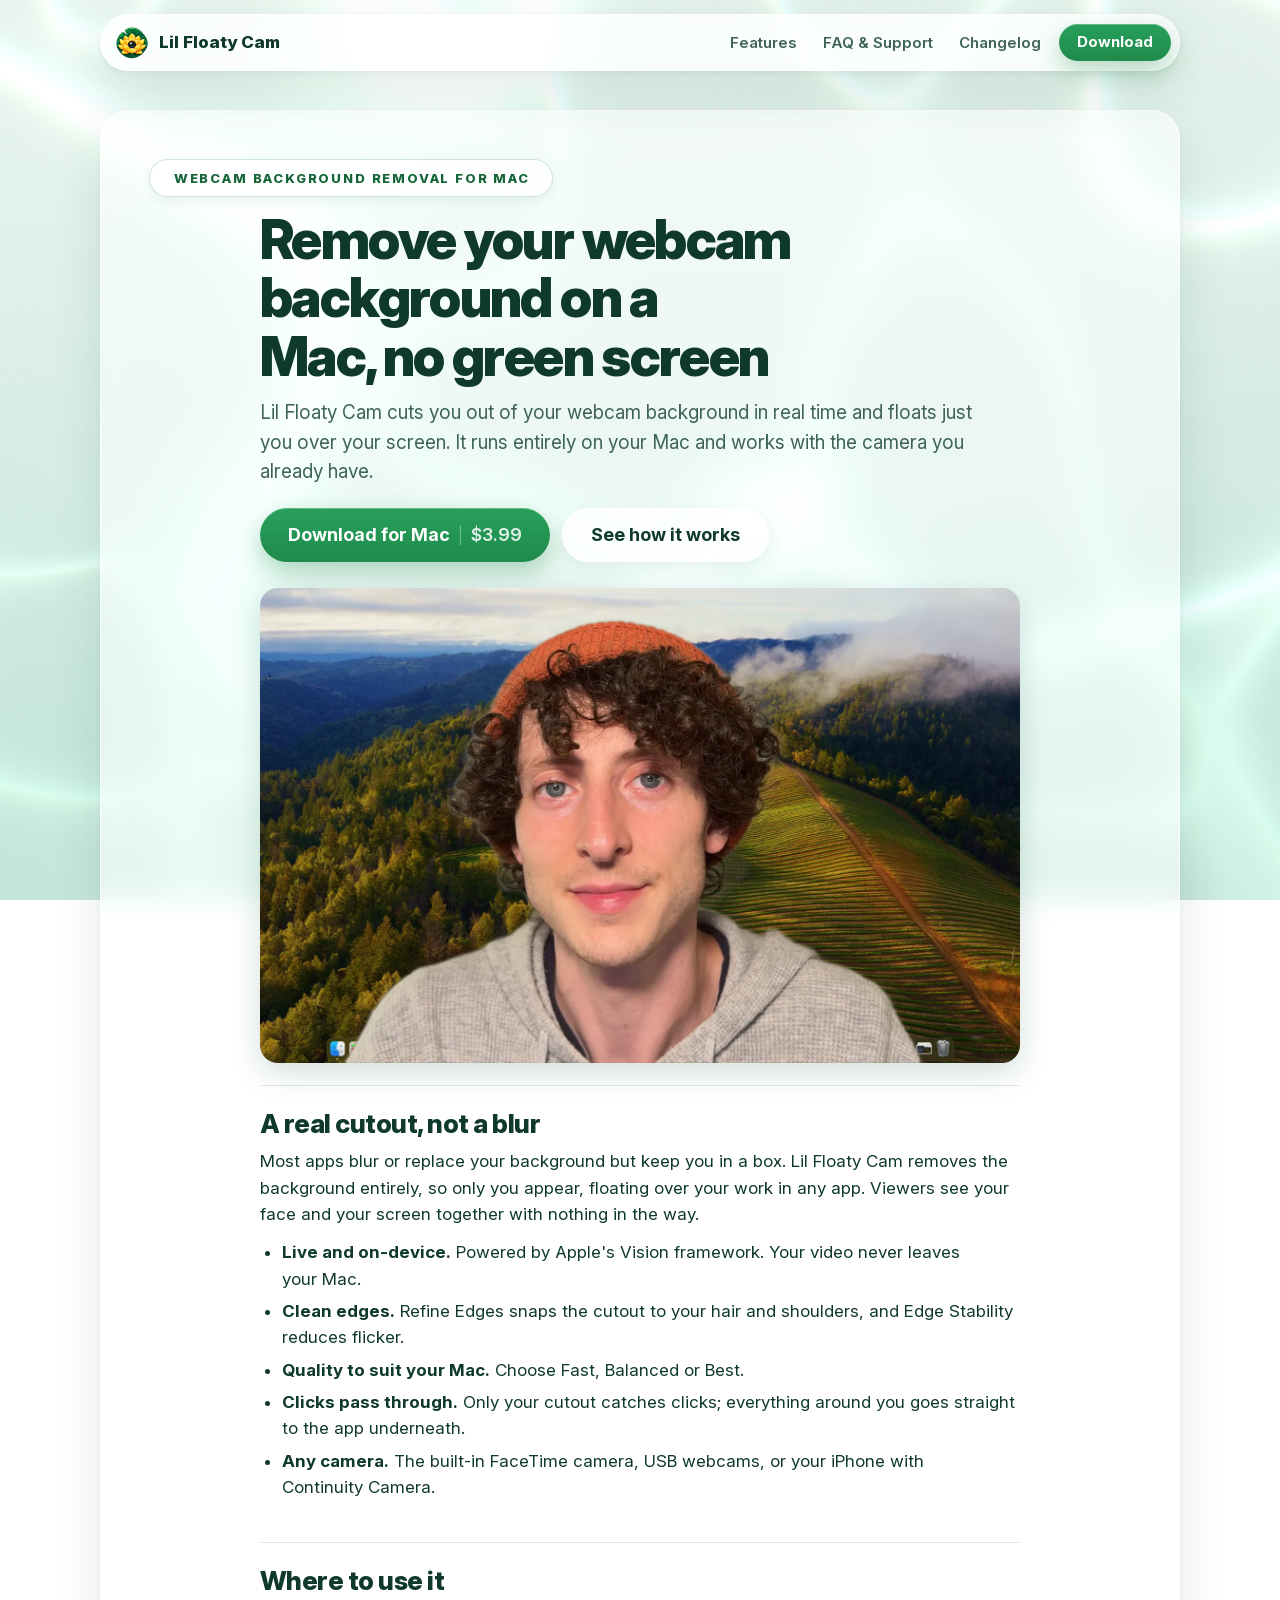
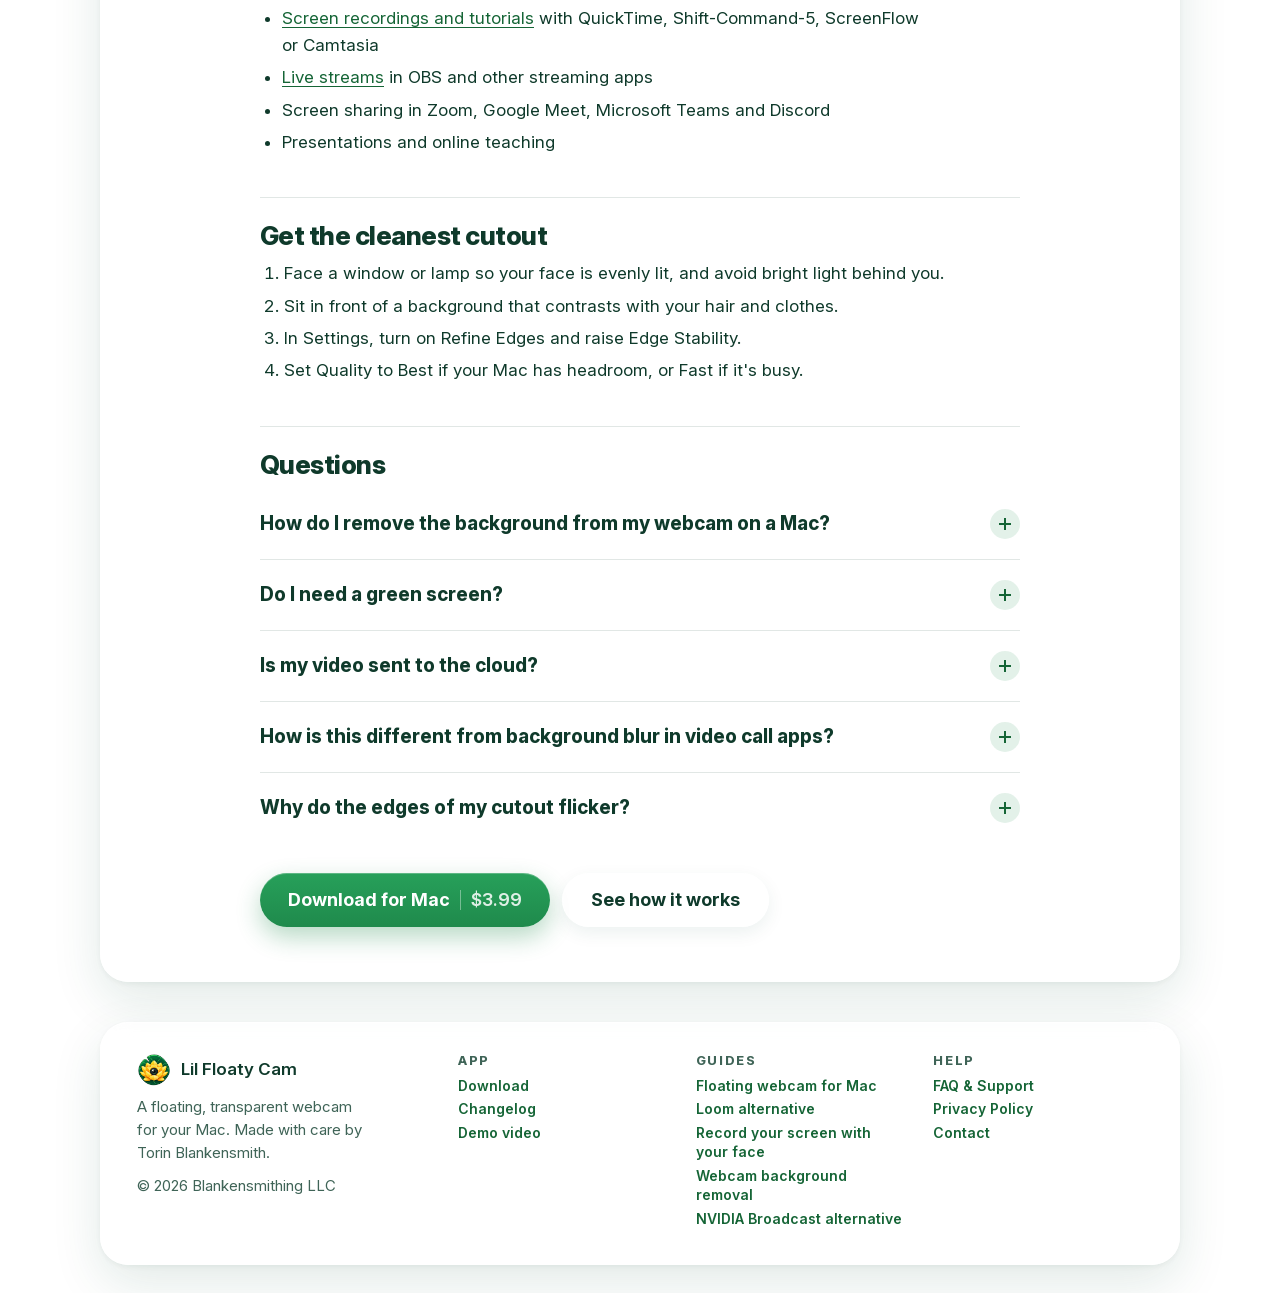
<file: webcam-background-removal-mac/index.html>
<!doctype html>
<html lang="en">
<head>
<meta charset="utf-8">
<meta name="site-version" content="2026-11-04 18:06 UTC">
<meta name="viewport" content="width=device-width, initial-scale=1, viewport-fit=cover">
<title>Webcam Background Removal for Mac, No Green Screen · Lil Floaty Cam</title>
<meta name="description" content="Remove your webcam background on a Mac in real time, with no green screen. Lil Floaty Cam cuts you out on-device and floats you over any app for recordings, streams and calls.">
<link rel="canonical" href="https://lilfloatycam.com/webcam-background-removal-mac/">
<meta name="theme-color" content="#eef8f3">
<meta property="og:type" content="website">
<meta property="og:site_name" content="Lil Floaty Cam">
<meta property="og:title" content="Webcam Background Removal for Mac, No Green Screen · Lil Floaty Cam">
<meta property="og:description" content="Remove your webcam background on a Mac in real time, with no green screen. Lil Floaty Cam cuts you out on-device and floats you over any app for recordings, streams and calls.">
<meta property="og:url" content="https://lilfloatycam.com/webcam-background-removal-mac/">
<meta property="og:image" content="https://lilfloatycam.com/assets/img/og.jpg">
<meta name="twitter:card" content="summary_large_image">
<link rel="icon" href="/favicon.ico" sizes="48x48">
<link rel="icon" type="image/png" sizes="48x48" href="/assets/img/favicon-48.png">
<link rel="icon" type="image/png" sizes="32x32" href="../assets/img/favicon-32.png">
<link rel="icon" type="image/png" sizes="64x64" href="../assets/img/favicon-64.png">
<link rel="icon" type="image/png" sizes="192x192" href="../assets/img/icon-192.png">
<link rel="apple-touch-icon" href="../assets/img/apple-touch-icon.png">
<link rel="stylesheet" href="../assets/site.css">
<script type="application/ld+json">
{
  "@context": "https://schema.org",
  "@graph": [
    {
      "@type": "SoftwareApplication",
      "@id": "https://lilfloatycam.com/#app",
      "name": "Lil Floaty Cam",
      "operatingSystem": "macOS 14 Sonoma or later",
      "applicationCategory": "MultimediaApplication",
      "url": "https://lilfloatycam.com/",
      "offers": {
        "@type": "Offer",
        "price": "3.99",
        "priceCurrency": "USD",
        "url": "https://www.patreon.com/blankensmithing/posts/lil-floaty-cam-174189269"
      }
    },
    {
      "@type": "FAQPage",
      "mainEntity": [
        {
          "@type": "Question",
          "name": "How do I remove the background from my webcam on a Mac?",
          "acceptedAnswer": {
            "@type": "Answer",
            "text": "Open Lil Floaty Cam and turn on Remove Background. It separates you from your background in real time using your Mac's built-in machine learning, with no green screen."
          }
        },
        {
          "@type": "Question",
          "name": "Do I need a green screen?",
          "acceptedAnswer": {
            "@type": "Answer",
            "text": "No. It works in a normal room with a normal webcam. Even, front-facing light and a background that contrasts with you give the cleanest edges."
          }
        },
        {
          "@type": "Question",
          "name": "Is my video sent to the cloud?",
          "acceptedAnswer": {
            "@type": "Answer",
            "text": "No. Background removal runs entirely on your Mac. There's no account, and nothing is uploaded."
          }
        },
        {
          "@type": "Question",
          "name": "How is this different from background blur in video call apps?",
          "acceptedAnswer": {
            "@type": "Answer",
            "text": "Blur and virtual backgrounds in call apps only work inside that app, and you still sit in a rectangle. Lil Floaty Cam cuts you out completely and floats you over your whole screen, so you appear on top of whatever you're showing in any app, recording or stream."
          }
        },
        {
          "@type": "Question",
          "name": "Why do the edges of my cutout flicker?",
          "acceptedAnswer": {
            "@type": "Answer",
            "text": "Turn on Refine Edges, raise Edge Stability, or set Quality to Best in Settings. Better lighting helps most."
          }
        }
      ]
    },
    {
      "@type": "BreadcrumbList",
      "itemListElement": [
        {
          "@type": "ListItem",
          "position": 1,
          "name": "Lil Floaty Cam",
          "item": "https://lilfloatycam.com/"
        },
        {
          "@type": "ListItem",
          "position": 2,
          "name": "Webcam background removal for Mac",
          "item": "https://lilfloatycam.com/webcam-background-removal-mac/"
        }
      ]
    }
  ]
}
</script>
</head>
<body>
<a class="skip" href="#main">Skip to content</a>
<header class="nav">
  <a class="brand" href="../" aria-label="Lil Floaty Cam home"><img draggable="false" src="../assets/img/icon-512.webp" alt="" width="34" height="34">Lil Floaty Cam</a>
  <nav class="nav-links" aria-label="Main">
    <a href="../#features">Features</a>
    <a href="../support/">FAQ &amp; Support</a>
    <a href="../changelog/">Changelog</a>
  </nav>
  <a class="btn btn-primary" href="https://www.patreon.com/blankensmithing/posts/lil-floaty-cam-174189269">Download</a>
</header>
<main id="main" class="content doc">
<article class="panel">
<p class="eyebrow">Webcam background removal for Mac</p>
<h1>Remove your webcam background on a Mac, no green screen</h1>
<p class="lede">Lil Floaty Cam cuts you out of your webcam background in real time and floats just you over your screen. It runs entirely on your Mac and works with the camera you already have.</p>
<div class="cta-row doc-cta">
  <a class="btn btn-primary" href="https://www.patreon.com/blankensmithing/posts/lil-floaty-cam-174189269">Download for Mac <span class="price">$3.99</span></a>
  <a class="btn btn-ghost" href="../#how">See how it works</a>
</div>
<figure><img draggable="false" src="../assets/img/cutout.webp" alt="A person cut out from their webcam background, floating over a Mac desktop" width="1600" height="1000" loading="lazy"></figure>

<section>
<h2>A real cutout, not a blur</h2>
<p>Most apps blur or replace your background but keep you in a box. Lil Floaty Cam removes the background entirely, so only you appear, floating over your work in any app. Viewers see your face and your screen together with nothing in the way.</p>
<ul>
<li><strong>Live and on-device.</strong> Powered by Apple's Vision framework. Your video never leaves your Mac.</li>
<li><strong>Clean edges.</strong> Refine Edges snaps the cutout to your hair and shoulders, and Edge Stability reduces flicker.</li>
<li><strong>Quality to suit your Mac.</strong> Choose Fast, Balanced or Best.</li>
<li><strong>Clicks pass through.</strong> Only your cutout catches clicks; everything around you goes straight to the app underneath.</li>
<li><strong>Any camera.</strong> The built-in FaceTime camera, USB webcams, or your iPhone with Continuity Camera.</li>
</ul>
</section>

<section>
<h2>Where to use it</h2>
<ul>
<li><a href="../record-screen-with-face-mac/">Screen recordings and tutorials</a> with QuickTime, Shift-Command-5, ScreenFlow or Camtasia</li>
<li><a href="../nvidia-broadcast-alternative-mac/">Live streams</a> in OBS and other streaming apps</li>
<li>Screen sharing in Zoom, Google Meet, Microsoft Teams and Discord</li>
<li>Presentations and online teaching</li>
</ul>
</section>

<section>
<h2>Get the cleanest cutout</h2>
<ol>
<li>Face a window or lamp so your face is evenly lit, and avoid bright light behind you.</li>
<li>Sit in front of a background that contrasts with your hair and clothes.</li>
<li>In Settings, turn on Refine Edges and raise Edge Stability.</li>
<li>Set Quality to Best if your Mac has headroom, or Fast if it's busy.</li>
</ol>
</section>

<section>
<h2>Questions</h2>
<details>
<summary>How do I remove the background from my webcam on a Mac?</summary>
<div><p>Open Lil Floaty Cam and turn on Remove Background. It separates you from your background in real time using your Mac's built-in machine learning, with no green screen.</p></div>
</details>
<details>
<summary>Do I need a green screen?</summary>
<div><p>No. It works in a normal room with a normal webcam. Even, front-facing light and a background that contrasts with you give the cleanest edges.</p></div>
</details>
<details>
<summary>Is my video sent to the cloud?</summary>
<div><p>No. Background removal runs entirely on your Mac. There's no account, and nothing is uploaded.</p></div>
</details>
<details>
<summary>How is this different from background blur in video call apps?</summary>
<div><p>Blur and virtual backgrounds in call apps only work inside that app, and you still sit in a rectangle. Lil Floaty Cam cuts you out completely and floats you over your whole screen, so you appear on top of whatever you're showing in any app, recording or stream.</p></div>
</details>
<details>
<summary>Why do the edges of my cutout flicker?</summary>
<div><p>Turn on Refine Edges, raise Edge Stability, or set Quality to Best in Settings. Better lighting helps most.</p></div>
</details>
</section>
<div class="cta-row doc-cta">
  <a class="btn btn-primary" href="https://www.patreon.com/blankensmithing/posts/lil-floaty-cam-174189269">Download for Mac <span class="price">$3.99</span></a>
  <a class="btn btn-ghost" href="../#how">See how it works</a>
</div>
</article>
</main>
<footer class="footer">
  <div class="panel footer-inner">
    <div>
      <a class="brand" href="../"><img draggable="false" src="../assets/img/icon-512.webp" alt="" width="34" height="34" loading="lazy">Lil Floaty Cam</a>
      <p>A floating, transparent webcam for your Mac. Made with care by Torin Blankensmith.</p>
      <p style="margin-top:10px">© 2026 Blankensmithing LLC</p>
    </div>
    <div>
      <h3>App</h3>
      <ul>
        <li><a href="https://www.patreon.com/blankensmithing/posts/lil-floaty-cam-174189269">Download</a></li>
        <li><a href="../changelog/">Changelog</a></li>
        <li><a href="/demo/">Demo video</a></li>
      </ul>
    </div>
    <div>
      <h3>Guides</h3>
      <ul>
        <li><a href="../floating-webcam-mac/">Floating webcam for Mac</a></li>
        <li><a href="../loom-alternative-mac/">Loom alternative</a></li>
        <li><a href="../record-screen-with-face-mac/">Record your screen with your face</a></li>
        <li><a href="../webcam-background-removal-mac/">Webcam background removal</a></li>
        <li><a href="../nvidia-broadcast-alternative-mac/">NVIDIA Broadcast alternative</a></li>
      </ul>
    </div>
    <div>
      <h3>Help</h3>
      <ul>
        <li><a href="../support/">FAQ &amp; Support</a></li>
        <li><a href="../privacy/">Privacy Policy</a></li>
        <li><a href="mailto:torin.blankensmith@gmail.com?subject=Lil%20Floaty%20Cam">Contact</a></li>
      </ul>
    </div>
  </div>
</footer>
<script src="../assets/water.js" defer></script>
</body>
</html>
</file>
<file: assets/site.css>
/* Lil Floaty Cam: a calm pond with lily pads. Shared by every page. */

/* Inter (SIL OFL) is bundled so Safari, Chrome and iOS all render the same typeface */
@font-face {
  font-family: "Inter";
  src: url("InterVariable.woff2") format("woff2");
  font-weight: 100 900;
  font-style: normal;
  font-display: swap;
}

:root {
  --ink: #0f3a2b;
  --ink-soft: #3f6457;
  --leaf: #1f8a4c;
  --leaf-deep: #156536;
  --lotus: #ffcc3d;
  --lotus-deep: #f5a524;
  --water-top: #eef8f3;
  --water-bottom: #cde9de;
  --glass: rgba(255, 255, 255, 0.58);
  --glass-strong: rgba(255, 255, 255, 0.78);
  --glass-line: rgba(255, 255, 255, 0.85);
  --shadow: 0 18px 50px rgba(18, 82, 60, 0.12), 0 2px 6px rgba(18, 82, 60, 0.06);
  --radius: 28px;
  --container: min(1080px, 100% - 40px);   /* Every block lines up to this width */
  --measure: 760px;                        /* Comfortable reading width for long text */
  --font: "Inter", -apple-system, BlinkMacSystemFont, "Segoe UI", system-ui, sans-serif;
  color-scheme: light;
}

* { box-sizing: border-box; }

html {
  scroll-behavior: smooth;
  -webkit-text-size-adjust: 100%;
}

body {
  margin: 0;
  min-height: 100vh;
  color: var(--ink);
  font: 17px/1.55 var(--font);
  background: linear-gradient(180deg, var(--water-top), var(--water-bottom)) fixed;
  -webkit-font-smoothing: antialiased;
  overflow-x: hidden;
}

body.dragging, body.dragging * { cursor: grabbing !important; user-select: none !important; }
body.over-pad { cursor: grab; }

a { color: var(--leaf-deep); text-underline-offset: 3px; }
a:hover { color: var(--leaf); }
img { max-width: 100%; display: block; -webkit-user-drag: none; user-select: none; -webkit-touch-callout: none; }

:focus-visible { outline: 3px solid var(--lotus-deep); outline-offset: 3px; border-radius: 8px; }

.skip {
  position: absolute; left: 12px; top: -60px; z-index: 100;
  background: var(--ink); color: #fff; padding: 8px 14px; border-radius: 10px;
}
.skip:focus { top: 12px; }

/* ---------- Water layers ---------- */

.water {
  position: fixed; inset: 0; width: 100%; height: 100%;
  pointer-events: none;
}
#water-pond { z-index: 0; }
#water-surface { z-index: 60; }

#pads { position: absolute; top: 0; left: 0; width: 100%; z-index: 1; pointer-events: none; overflow: hidden; }
.pad {
  position: absolute; left: 0; top: 0;
  will-change: transform;
}
.pad img { width: 100%; height: 100%; display: block; }

.content { position: relative; z-index: 2; }

/* ---------- Nav ---------- */

.nav {
  position: fixed; top: 14px; left: 50%; transform: translateX(-50%);
  z-index: 50;
  display: flex; align-items: center; gap: 6px;
  width: var(--container);
  padding: 8px 8px 8px 14px;
  background: var(--glass-strong);
  border: 1px solid var(--glass-line);
  border-radius: 999px;
  box-shadow: var(--shadow);
  -webkit-backdrop-filter: blur(16px) saturate(1.3);
  backdrop-filter: blur(16px) saturate(1.3);
}
.brand {
  display: flex; align-items: center; gap: 10px;
  font-weight: 800; font-size: 17px; color: var(--ink); text-decoration: none;
  margin-right: auto;
}
.brand img { width: 34px; height: 34px; }
.nav-links { display: flex; gap: 2px; }
.nav-links a {
  color: var(--ink-soft); text-decoration: none; font-weight: 600; font-size: 15px;
  padding: 8px 12px; border-radius: 999px;
}
.nav-links a:hover { background: rgba(31, 138, 76, 0.1); color: var(--ink); }
.nav .btn { padding: 10px 18px; font-size: 15px; }
@media (max-width: 720px) { .nav-links { display: none; } }

/* ---------- Buttons ---------- */

.btn {
  display: inline-flex; align-items: center; justify-content: center; gap: 10px;
  padding: 16px 28px;
  border-radius: 999px;
  font: 700 18px/1.1 var(--font);
  text-decoration: none;
  border: 0; cursor: pointer;
  white-space: nowrap;
  transition: transform 0.15s ease, box-shadow 0.15s ease, background 0.15s ease;
}
.btn svg { width: 20px; height: 20px; flex: none; }
.btn-primary {
  color: #fff;
  background: linear-gradient(180deg, #27a05a, var(--leaf));
  box-shadow: 0 10px 24px rgba(31, 138, 76, 0.32), inset 0 1px 0 rgba(255, 255, 255, 0.25);
}
.btn-primary:hover { color: #fff; transform: translateY(-2px); box-shadow: 0 14px 30px rgba(31, 138, 76, 0.38), inset 0 1px 0 rgba(255, 255, 255, 0.25); }
.btn-primary:active { transform: translateY(0); }
.btn-ghost {
  color: var(--ink);
  background: var(--glass-strong);
  border: 1px solid var(--glass-line);
  box-shadow: 0 6px 18px rgba(18, 82, 60, 0.08);
}
.btn-ghost:hover { color: var(--ink); transform: translateY(-2px); }
@media (max-width: 420px) { .cta-row .btn { width: 100%; padding: 15px 20px; font-size: 17px; } .hero-card { padding-left: 18px; padding-right: 18px; } }
.price { font-weight: 600; opacity: 0.85; padding-left: 10px; border-left: 1px solid rgba(255, 255, 255, 0.45); }

/* ---------- Pages (full-height sections) ---------- */

.page {
  /* Full-screen sections, capped so very tall viewports (like Google's renderer, which
     stretches the window to the page height) don't balloon each section */
  min-height: min(100vh, 1200px);
  min-height: min(100svh, 1200px);
  display: flex; flex-direction: column; justify-content: center; align-items: center;
  padding: 110px 20px 70px;
}
.wrap { width: min(1080px, 100%); }
.page > .panel, .page > .video { width: min(1080px, 100%); }
.panel {
  background: var(--glass);
  border: 1px solid var(--glass-line);
  border-radius: var(--radius);
  box-shadow: var(--shadow);
  -webkit-backdrop-filter: blur(14px) saturate(1.25);
  backdrop-filter: blur(14px) saturate(1.25);
}

.eyebrow {
  display: inline-block;
  font-size: 13px; font-weight: 800; letter-spacing: 0.14em; text-transform: uppercase;
  color: var(--leaf-deep);
  background: rgba(255, 255, 255, 0.82);
  border: 1px solid rgba(31, 138, 76, 0.22);
  box-shadow: 0 4px 12px rgba(18, 82, 60, 0.08);
  padding: 8px 22px 8px calc(22px + 0.14em); border-radius: 999px;
  margin: 0 0 16px;
}
h1, h2, h3, .tagline, summary { text-wrap: balance; }
p, li { text-wrap: pretty; }
h1, h2, h3 { line-height: 1.08; letter-spacing: -0.02em; margin: 0; }
h2 { font-size: clamp(34px, 5vw, 56px); font-weight: 800; }
h3 { font-size: 22px; font-weight: 750; letter-spacing: -0.01em; }
.section-head { text-align: center; max-width: 760px; margin: 0 auto 44px; }
.section-head p { font-size: 20px; color: var(--ink-soft); margin: 16px 0 0; }
.section-head .eyebrow { font-size: 13px; color: var(--leaf-deep); margin: 0 0 22px; }

/* ---------- Hero ---------- */

.hero { padding-top: 104px; gap: 34px; }
.hero-card { text-align: center; padding: 34px clamp(20px, 5vw, 56px) 30px; }
.hero .lede { text-align: left; max-width: 700px; }
.hero-icon {
  display: block; /* Centred the same way as its placeholder while it floats, so it docks without a shift */
  width: 112px; height: 112px; margin: 0 auto 14px;
  cursor: pointer;
  animation: bob 5s ease-in-out infinite;
  filter: drop-shadow(0 12px 16px rgba(12, 70, 48, 0.25));
  border: 0; background: none; padding: 0;
  touch-action: none;
  cursor: grab;
  /* Keep its own compositor layer docked or floating, so moving it back into the card doesn't re-raster
     it (and its shadow) for a frame, which showed as a flash */
  will-change: transform;
}
.hero-icon-spot { margin: 0 auto 14px; }
/* Once dragged out of the card, the logo floats over the window like the app's camera */
.hero-icon.floating {
  position: fixed; left: 0; top: 0; margin: 0; z-index: 55;
  animation: none;
  will-change: transform;
}
.hero-icon img { width: 100%; height: 100%; }
.hero h1 { font-size: clamp(46px, 8vw, 88px); font-weight: 800; letter-spacing: -0.035em; }
.tagline { font-size: clamp(22px, 3vw, 30px); font-weight: 700; margin: 12px 0 0; color: var(--leaf-deep); }
.lede { font-size: 19px; color: var(--ink-soft); max-width: 620px; margin: 16px auto 26px; }
.cta-row { display: flex; flex-wrap: wrap; gap: 12px; justify-content: center; }
.fine { font-size: 14px; color: var(--ink-soft); margin: 18px 0 0; }
.fine span + span::before { content: "·"; margin: 0 8px; opacity: 0.6; }

@keyframes bob {
  0%, 100% { transform: translateY(0) rotate(-2deg); }
  50% { transform: translateY(-8px) rotate(2deg); }
}

/* ---------- Video ---------- */

.video {
  position: relative;
  aspect-ratio: 16 / 9;
  border-radius: var(--radius);
  overflow: hidden;
  box-shadow: var(--shadow);
  border: 6px solid var(--glass-strong);
  background: #0f3a2b;
}
.video button, .video iframe {
  position: absolute; inset: 0; width: 100%; height: 100%; border: 0; padding: 0; margin: 0;
}
.video button { cursor: pointer; background: none; }
.video button img { width: 100%; height: 100%; object-fit: cover; }
.video .play {
  position: absolute; left: 50%; top: 50%; width: 92px; height: 92px; transform: translate(-50%, -50%);
  border-radius: 50%; display: grid; place-items: center;
  background: rgba(255, 255, 255, 0.88);
  box-shadow: 0 10px 30px rgba(0, 0, 0, 0.25);
  transition: transform 0.2s ease;
}
.video .play svg { width: 34px; height: 34px; margin-left: 6px; fill: var(--leaf); }
.video button:hover .play { transform: translate(-50%, -50%) scale(1.08); }

/* ---------- Steps ---------- */

.steps { display: grid; grid-template-columns: repeat(4, 1fr); gap: 18px; }
.step { padding: 28px 24px; }
.step-num {
  width: 46px; height: 46px; border-radius: 50%;
  display: grid; place-items: center;
  font-weight: 850; font-size: 20px; color: var(--ink);
  background: radial-gradient(circle at 35% 30%, #ffe27a, var(--lotus) 60%, var(--lotus-deep));
  margin-bottom: 18px;
  box-shadow: 0 6px 14px rgba(245, 165, 36, 0.35);
}
.step p { color: var(--ink-soft); margin: 10px 0 0; }
@media (max-width: 1060px) { .steps { grid-template-columns: repeat(2, 1fr); } }
@media (max-width: 600px) { .steps { grid-template-columns: 1fr; } }

/* ---------- Features ---------- */

.feature {
  display: grid; grid-template-columns: 1fr 1.15fr; gap: clamp(20px, 4vw, 48px); align-items: center;
  padding: clamp(22px, 3vw, 36px);
}
.feature + .feature { margin-top: 22px; }
.feature.flip > :first-child { order: 2; }
.feature figure { margin: 0; }
.feature img { border-radius: 18px; box-shadow: 0 10px 30px rgba(18, 82, 60, 0.18); width: 100%; height: auto; }
.feature p { color: var(--ink-soft); margin: 12px 0 0; }
.ticks { list-style: none; padding: 0; margin: 16px 0 0; }
.ticks li { position: relative; padding-left: 30px; margin: 9px 0; }
.ticks li::before {
  content: ""; position: absolute; left: 0; top: 4px; width: 18px; height: 18px; border-radius: 50%;
  background: var(--leaf) url("data:image/svg+xml,%3Csvg xmlns='http://www.w3.org/2000/svg' viewBox='0 0 20 20'%3E%3Cpath d='M5 10.5l3 3 7-7' fill='none' stroke='white' stroke-width='2.6' stroke-linecap='round' stroke-linejoin='round'/%3E%3C/svg%3E") center / 12px no-repeat;
}
@media (max-width: 860px) {
  .feature { grid-template-columns: 1fr; }
  .feature.flip > :first-child { order: 0; }
}


/* ---------- Use cases + story ---------- */

.chips { display: flex; flex-wrap: wrap; gap: 10px; justify-content: center; list-style: none; padding: 0; margin: 0 0 36px; container-type: inline-size; }
.chips li {
  /* Text size follows the container width (cqi), stepping between layouts that fill
     each row edge to edge: 6/4 on desktop, 4/4/2 and 4/3/3 on tablets, 2 per row on phones.
     Tuned by measuring the rows at every width; padding is in em so it scales along. */
  font-size: max(13px, 1.57cqi);
  padding: 0.59em 1.06em; border-radius: 999px; font-weight: 700;
  background: var(--glass-strong); border: 1px solid var(--glass-line);
  box-shadow: 0 4px 12px rgba(18, 82, 60, 0.06);
}
@container (max-width: 859px) { .chips li { font-size: 2.18cqi; } }
@container (max-width: 799px) { .chips li { font-size: min(18.5px, 2.52cqi); } }
@container (max-width: 509px) { .chips li { font-size: 3.9cqi; } }
@container (max-width: 439px) {
  /* Phones: two per row, pairing a long name with a short one so the text can be bigger */
  .chips li { font-size: clamp(13px, 4.6cqi, 20px); }
  .chips li:nth-child(2) { order: 8; } .chips li:nth-child(3) { order: 3; } .chips li:nth-child(4) { order: 10; }
  .chips li:nth-child(5) { order: 9; } .chips li:nth-child(6) { order: 4; } .chips li:nth-child(7) { order: 6; }
  .chips li:nth-child(8) { order: 5; } .chips li:nth-child(9) { order: 7; } .chips li:nth-child(10) { order: 2; }
}
@media (max-width: 599px) { .chips { gap: 8px; } }
.story { padding: clamp(26px, 4vw, 44px); max-width: calc(var(--measure) + 88px); margin: 0 auto; }
.story > * { max-width: var(--measure); margin-left: auto; margin-right: auto; }
.story p { font-size: 19px; margin-top: 0; margin-bottom: 14px; }
.story .sig { display: flex; align-items: center; gap: 12px; margin-top: 22px; font-weight: 700; }
.story .sig small { display: block; font-weight: 500; color: var(--ink-soft); }
.story .sig img { width: 48px; height: 48px; }

/* ---------- Private + price ---------- */

.duo { display: grid; grid-template-columns: 1fr 1fr; gap: 22px; }
.duo .panel { padding: clamp(26px, 3.5vw, 40px); }
.duo p { color: var(--ink-soft); }
.big-price { font-size: 64px; font-weight: 850; letter-spacing: -0.03em; line-height: 1; margin: 14px 0 6px; }
.big-price small { font-size: 20px; font-weight: 700; color: var(--ink-soft); letter-spacing: 0; }
@media (max-width: 860px) { .duo { grid-template-columns: 1fr; } }

/* ---------- FAQ ---------- */

.faq { padding: 10px clamp(20px, 3vw, 36px); }
details { border-bottom: 1px solid rgba(15, 58, 43, 0.12); }
details:last-of-type { border-bottom: 0; }
summary {
  display: flex; align-items: center; gap: 14px;
  padding: 20px 0; font-weight: 750; font-size: 19px;
  cursor: pointer; list-style: none;
}
summary::-webkit-details-marker { display: none; }
summary::after {
  content: ""; margin-left: auto; flex: none;
  width: 30px; height: 30px; border-radius: 50%;
  background-color: rgba(31, 138, 76, 0.12);
  background-image: linear-gradient(var(--leaf-deep), var(--leaf-deep)), linear-gradient(var(--leaf-deep), var(--leaf-deep));
  background-size: 12px 2px, 2px 12px;
  background-position: center;
  background-repeat: no-repeat;
  transition: transform 0.2s ease;
}
details[open] > summary::after { transform: rotate(45deg); }
details > div { padding: 0 44px 20px 0; color: var(--ink-soft); }
details > div p { margin: 0 0 10px; }
.more { text-align: center; margin-top: 26px; font-weight: 700; }

/* ---------- Small phones ---------- */
@media (max-width: 600px) {
  /* text-wrap: pretty leaves short, ragged lines on narrow screens; fill the container instead */
  p, li { text-wrap: wrap; }
  .story { padding: 26px 20px; }
  .doc .panel { padding: 26px 20px; }
}

/* ---------- Footer ---------- */

.footer { position: relative; z-index: 2; padding: 0 20px 28px; }
.footer-inner {
  width: min(1080px, 100%); margin: 0 auto;
  display: grid; grid-template-columns: 1.4fr 1fr 1fr 1fr; gap: 28px;
  padding: 30px clamp(22px, 3vw, 36px);
}
.footer h3 { font-size: 13px; letter-spacing: 0.12em; text-transform: uppercase; color: var(--ink-soft); margin-bottom: 10px; }
.footer ul { list-style: none; margin: 0; padding: 0; }
.footer li { margin: 5px 0; font-size: 14px; line-height: 1.35; }
.footer a { text-decoration: none; font-weight: 600; }
.footer a:hover { text-decoration: underline; }
.footer .brand { margin-bottom: 8px; }
.footer p { margin: 0; color: var(--ink-soft); font-size: 15px; }
@media (max-width: 720px) {
  /* Brand across the top; App with Help stacked under it on the left, Guides on the right */
  .footer-inner { grid-template-columns: 1fr 1fr; grid-template-areas: "brand brand" "app guides" "help guides"; grid-template-rows: auto auto 1fr; }
  .footer-inner > :nth-child(1) { grid-area: brand; }
  .footer-inner > :nth-child(2) { grid-area: app; }
  .footer-inner > :nth-child(3) { grid-area: guides; }
  .footer-inner > :nth-child(4) { grid-area: help; }
}

/* ---------- Document pages (FAQ, privacy, changelog) ---------- */

.doc { padding: 110px 20px 40px; }
.doc .panel { width: min(1080px, 100%); margin: 0 auto; padding: clamp(26px, 4vw, 48px); }
.doc article.panel > * { max-width: var(--measure); margin-left: auto; margin-right: auto; }
.doc h1 { font-size: clamp(36px, 6vw, 54px); font-weight: 850; letter-spacing: -0.03em; }
.doc .lede { margin: 12px 0 8px; text-align: left; max-width: none; }
.doc .video { margin: 22px auto 18px; }
.doc section { padding: 24px 0 8px; border-top: 1px solid rgba(15, 58, 43, 0.12); margin-top: 22px; }
.doc section h2 { font-size: 26px; margin-bottom: 10px; }
.doc section h2 span { font-size: 15px; font-weight: 600; color: var(--ink-soft); margin-left: 10px; letter-spacing: 0; }
.doc p { margin: 0 0 12px; }
.doc ul { margin: 0 0 12px; padding-left: 22px; }
.doc li { margin: 6px 0; }
.doc details > div { padding-right: 0; }
.doc .eyebrow { margin: 0 0 14px; }
.doc .doc-cta { justify-content: flex-start; margin: 22px auto 6px; }
.doc figure { margin: 26px auto 4px; }
.doc figure img { border-radius: 18px; box-shadow: 0 10px 30px rgba(18, 82, 60, 0.18); width: 100%; height: auto; }
.doc ol { margin: 0 0 12px; padding-left: 24px; }
.doc .fine { font-size: 14px; color: var(--ink-soft); }
.table-wrap { overflow-x: auto; margin: 6px 0 10px; }
.doc table { width: 100%; border-collapse: collapse; font-size: 16px; min-width: 520px; }
.doc th, .doc td { text-align: left; vertical-align: top; padding: 11px 12px; border-bottom: 1px solid rgba(15, 58, 43, 0.12); }
.doc thead th { font-size: 14px; letter-spacing: 0.04em; text-transform: uppercase; color: var(--ink-soft); }
.doc tbody th { font-weight: 700; width: 26%; }
.doc td:nth-child(2) { background: rgba(31, 138, 76, 0.07); }

/* ---------- Motion preferences ---------- */

@media (prefers-reduced-motion: reduce) {
  html { scroll-behavior: auto; }
  .hero-icon { animation: none; }
  .btn, .video .play, summary::after { transition: none; }
}

/* Headings sit straight on the water: a soft halo keeps them readable when a lily pad drifts behind */
.section-head h2, .section-head p:not(.eyebrow), .more {
  text-shadow: 0 0 14px rgba(238, 248, 243, 0.95), 0 0 4px rgba(238, 248, 243, 0.9);
}
</file>
